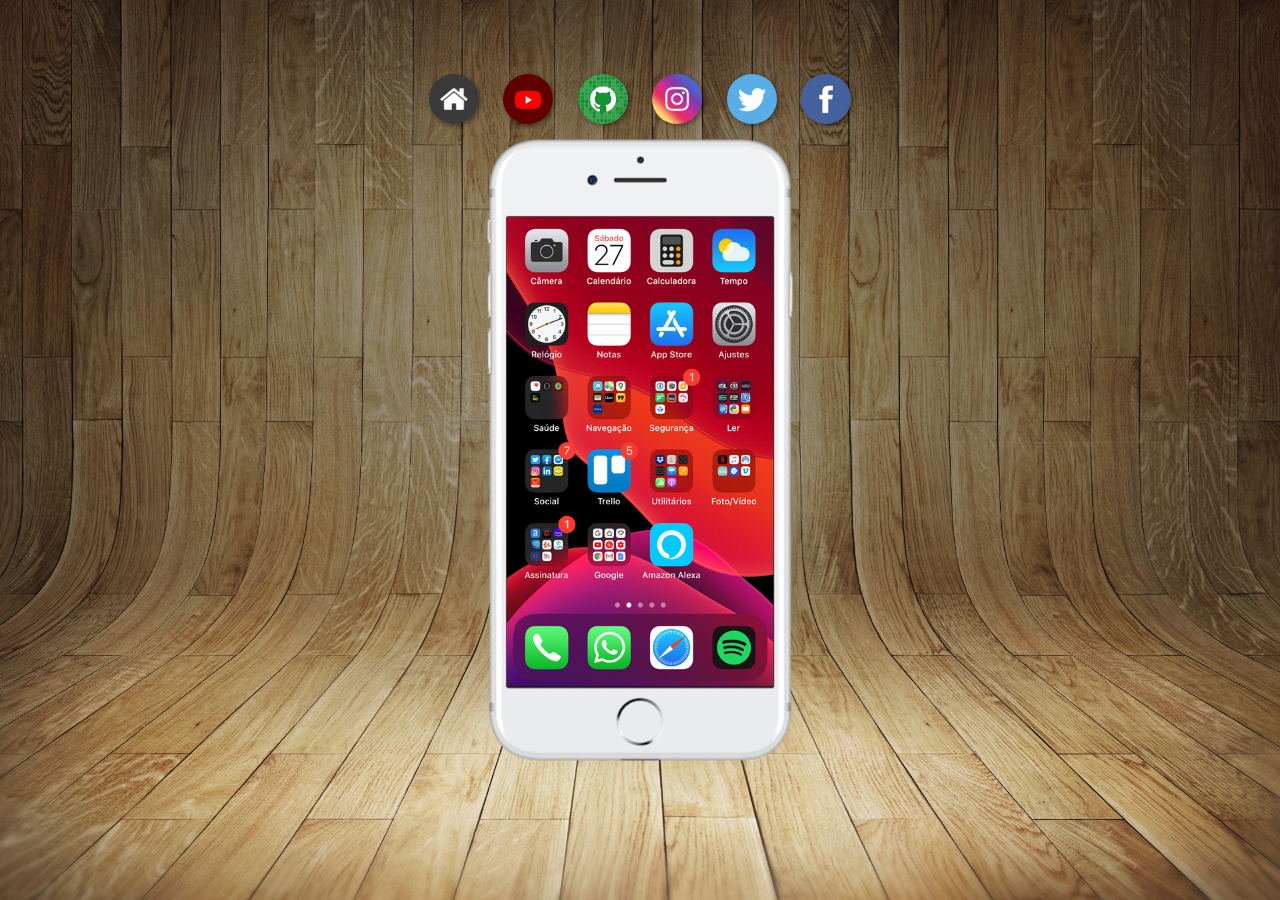
<file: index.html>
<!DOCTYPE html>
<html lang="pt-br">
<head>
    <meta charset="UTF-8">
    <meta name="viewport" content="width=device-width, initial-scale=1.0">
    <title>Projeto Redes Sociais</title>
    <link rel="shortcut icon" href="favicon.ico" type="image/x-icon">
    <link rel="stylesheet" href="estilos/style.css">
</head>
<body>
   <main>
    <section id="smartphone">
        <iframe name="tela" id="tela" src="home.html" frameborder="0">
            Seu navegador não é compatível!
        </iframe>
    </section>
    <section id="redes-sociais">
        <a href="home.html" target="tela"><img src="imagens/logo-home.jpg" alt="Home"></a>

        <a href="youtube.html" target="tela"><img src="imagens/logo-youtube.jpg" alt="logo-youtube"></a>

        <a href="github.html" target="tela"><img src="imagens/logo-github.jpg" alt="github"></a>

        <a href="instagram.html" target="tela"><img src="imagens/logo-instagram.jpg" alt="instagram"></a>

        <a href="twitter.html" target="tela"><img src="imagens/logo-twitter.jpg" alt="twitter"></a>
        
        <a href="facebook.html" target="tela"><img src="imagens/logo-facebook.jpg" alt="fecebook"></a>
    </section>
   </main>
</body>
</html>
</file>
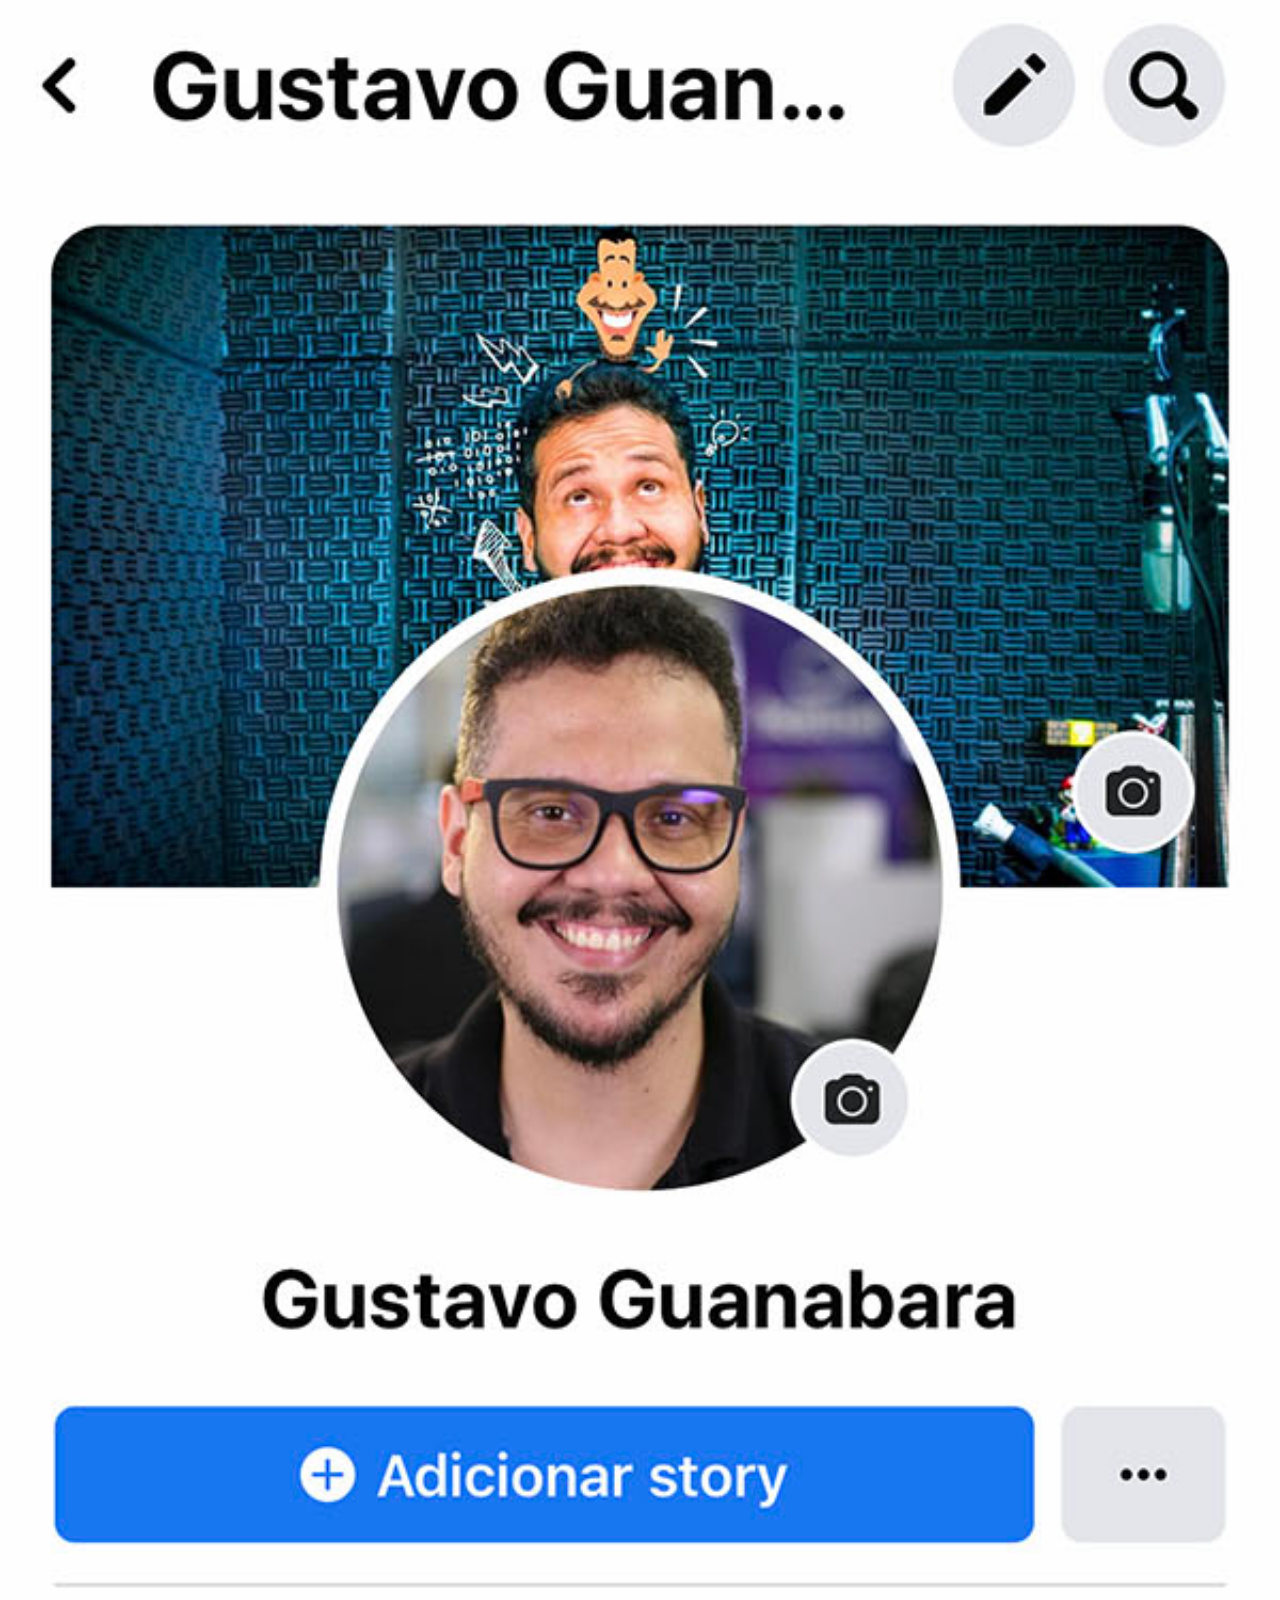
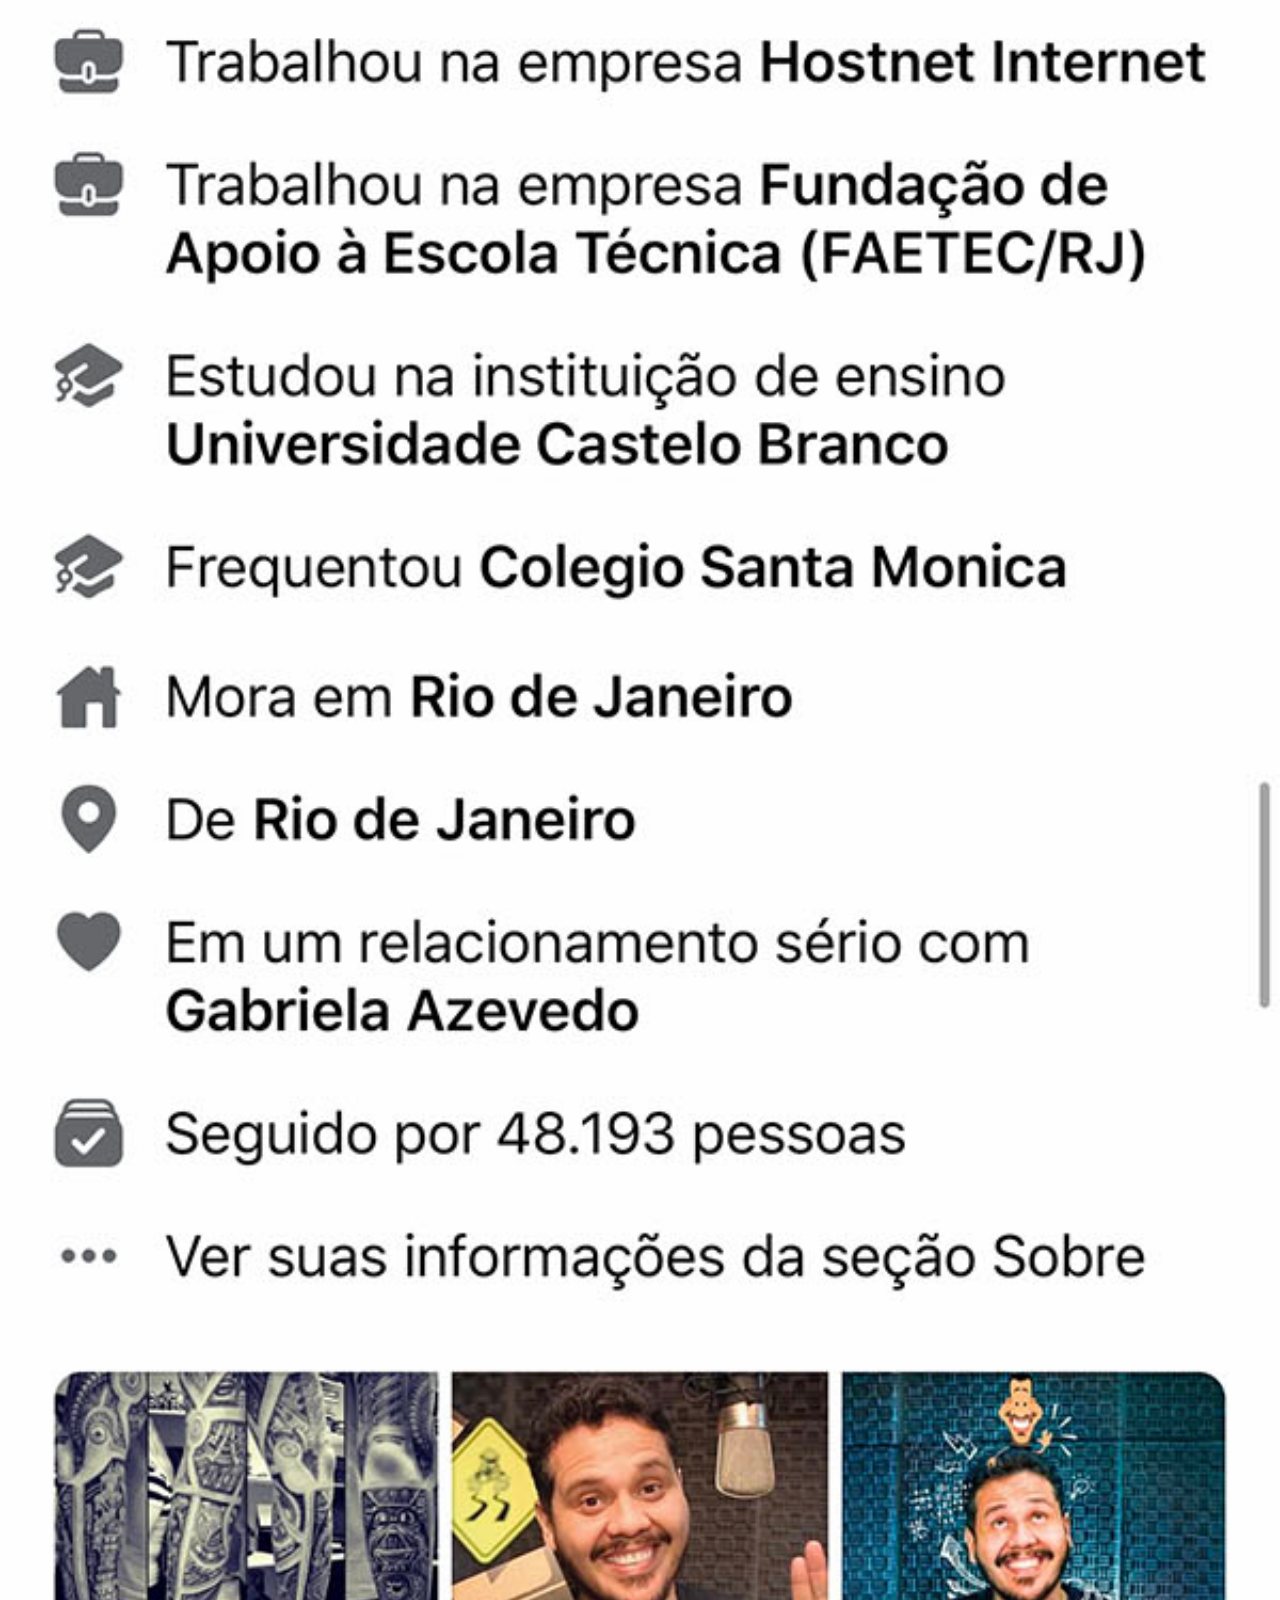
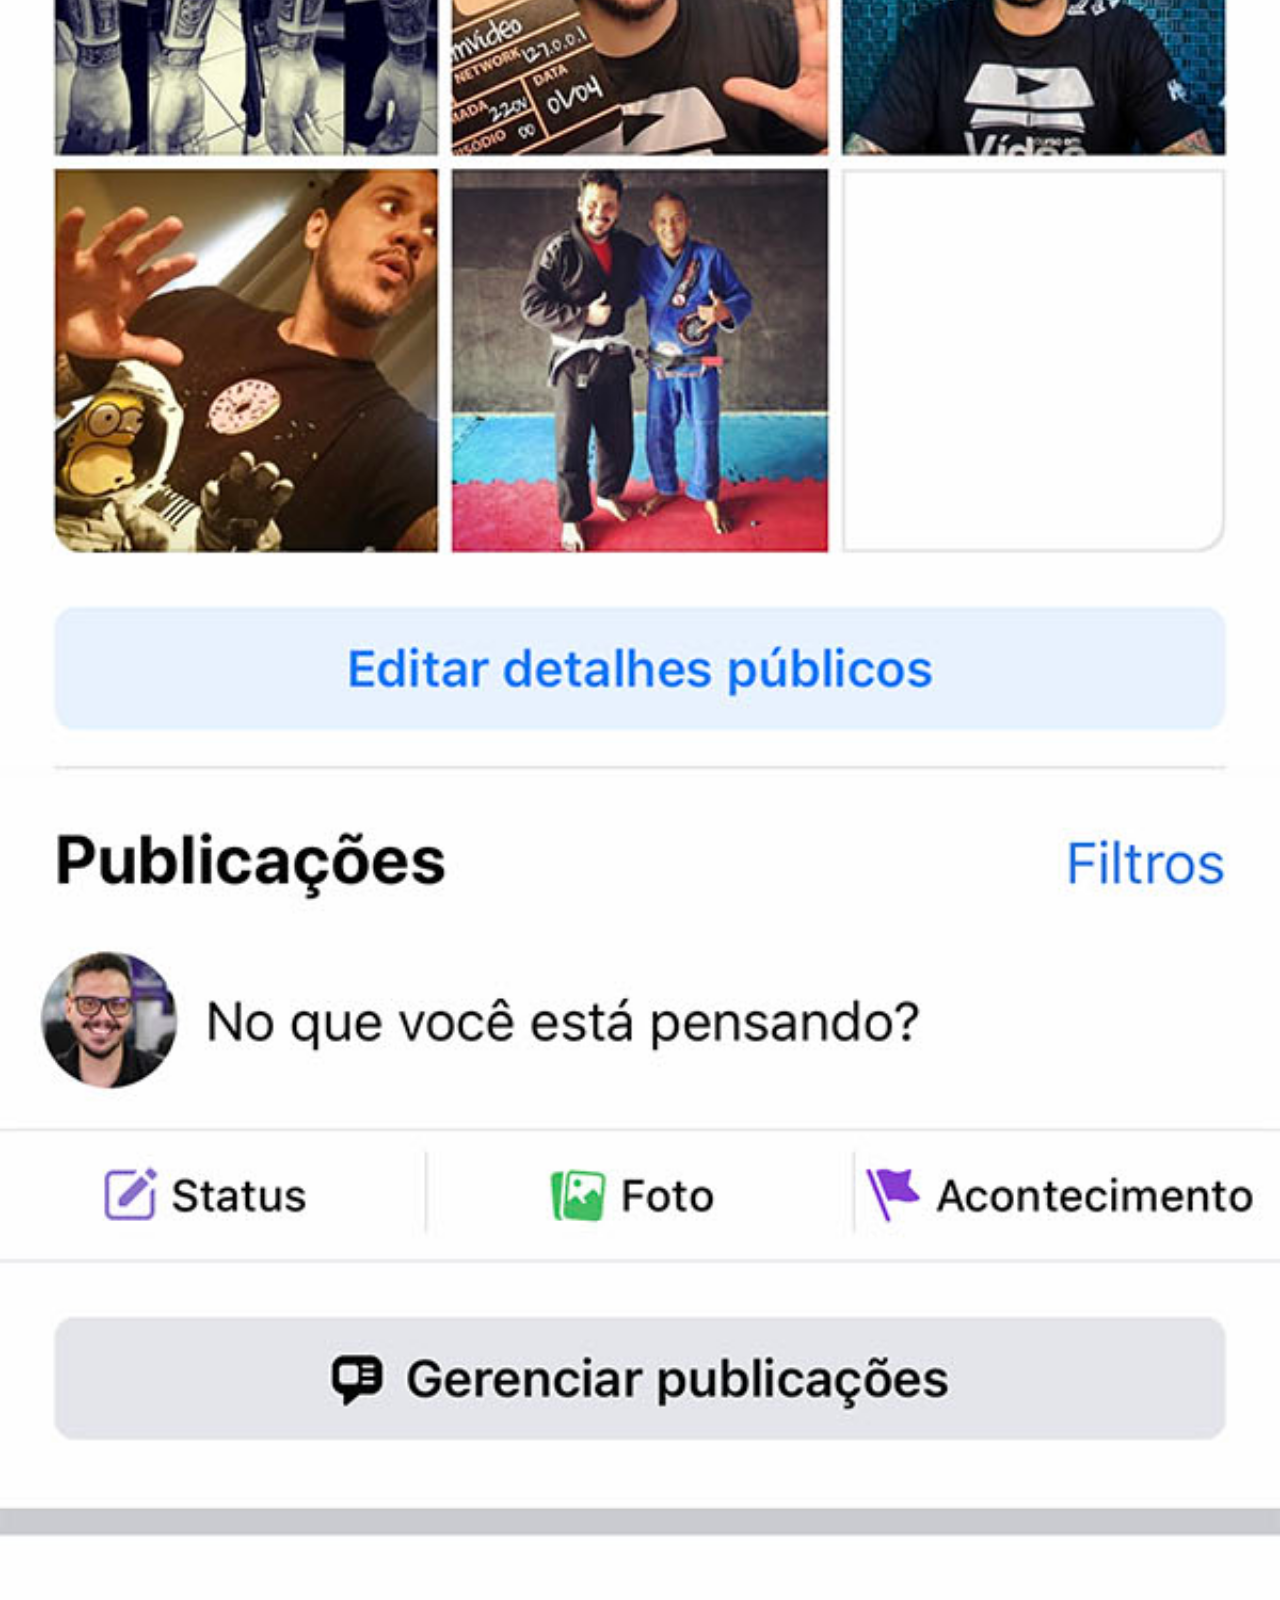
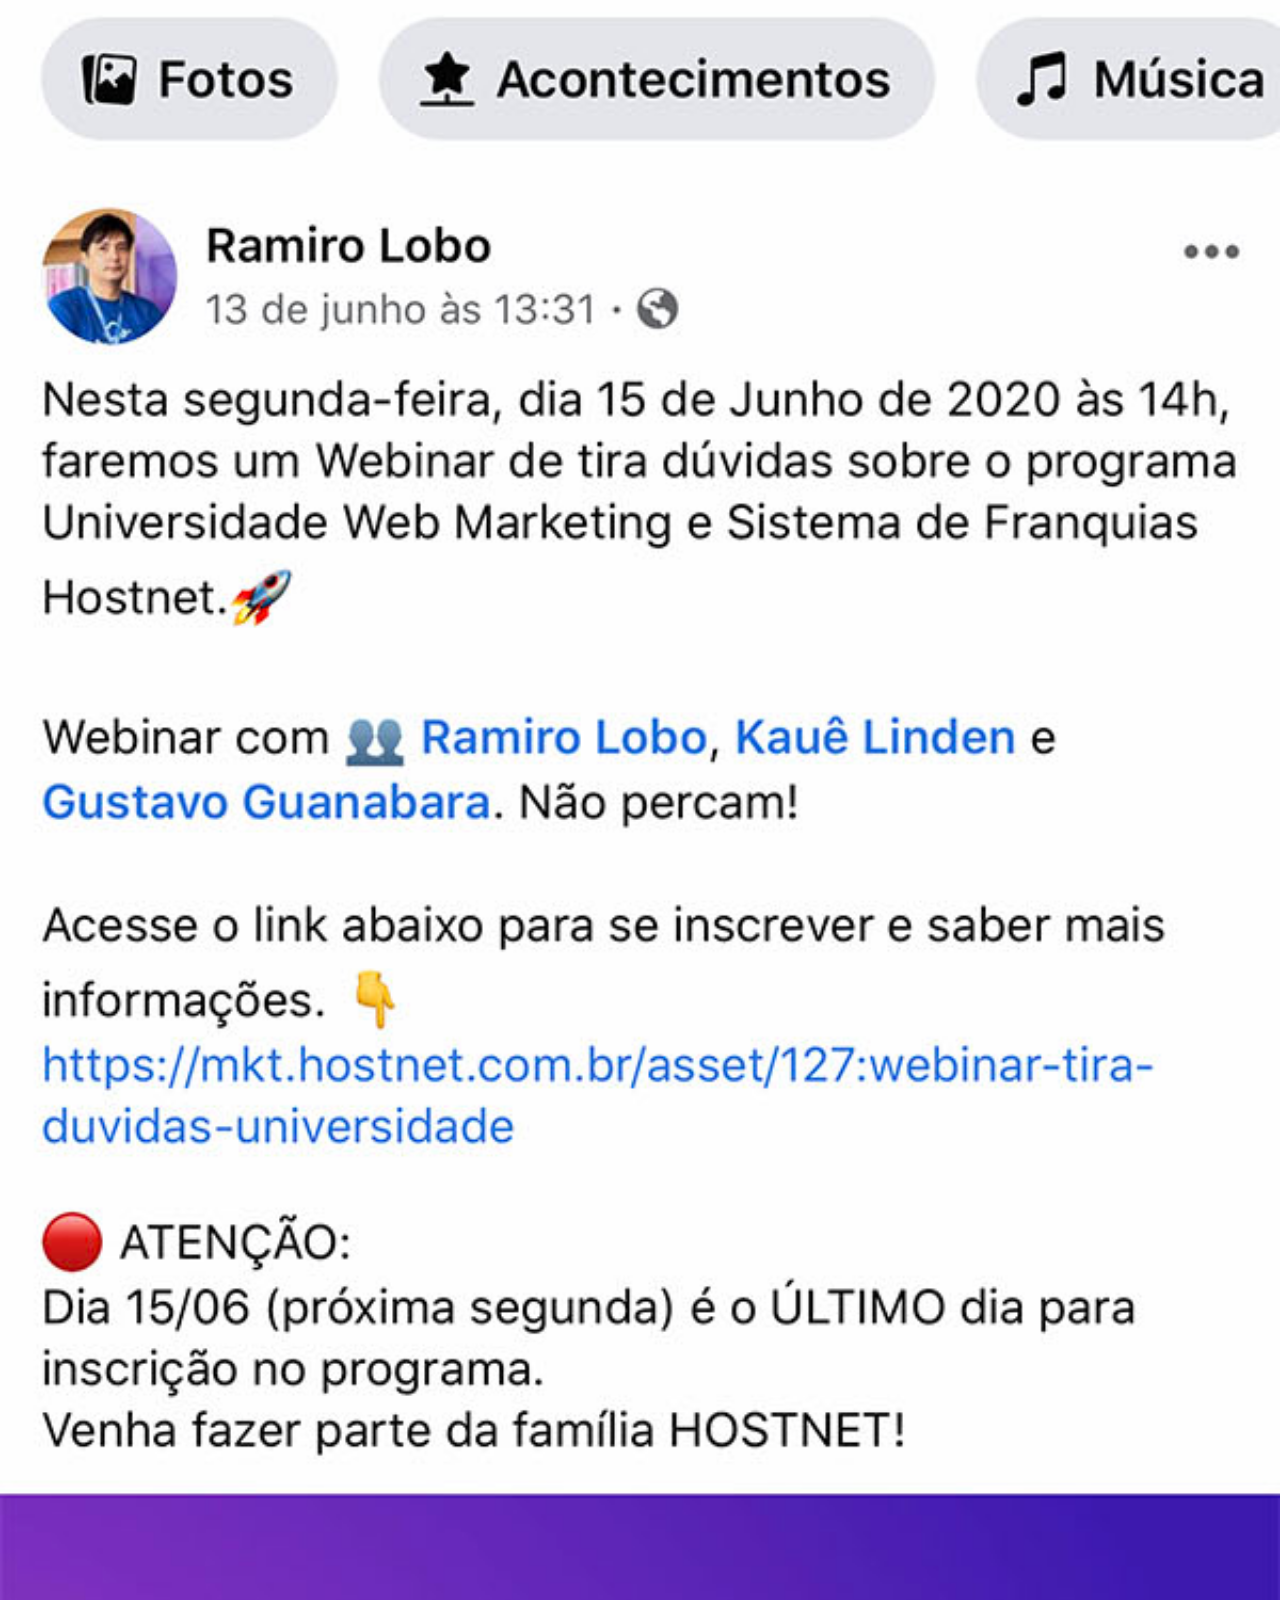
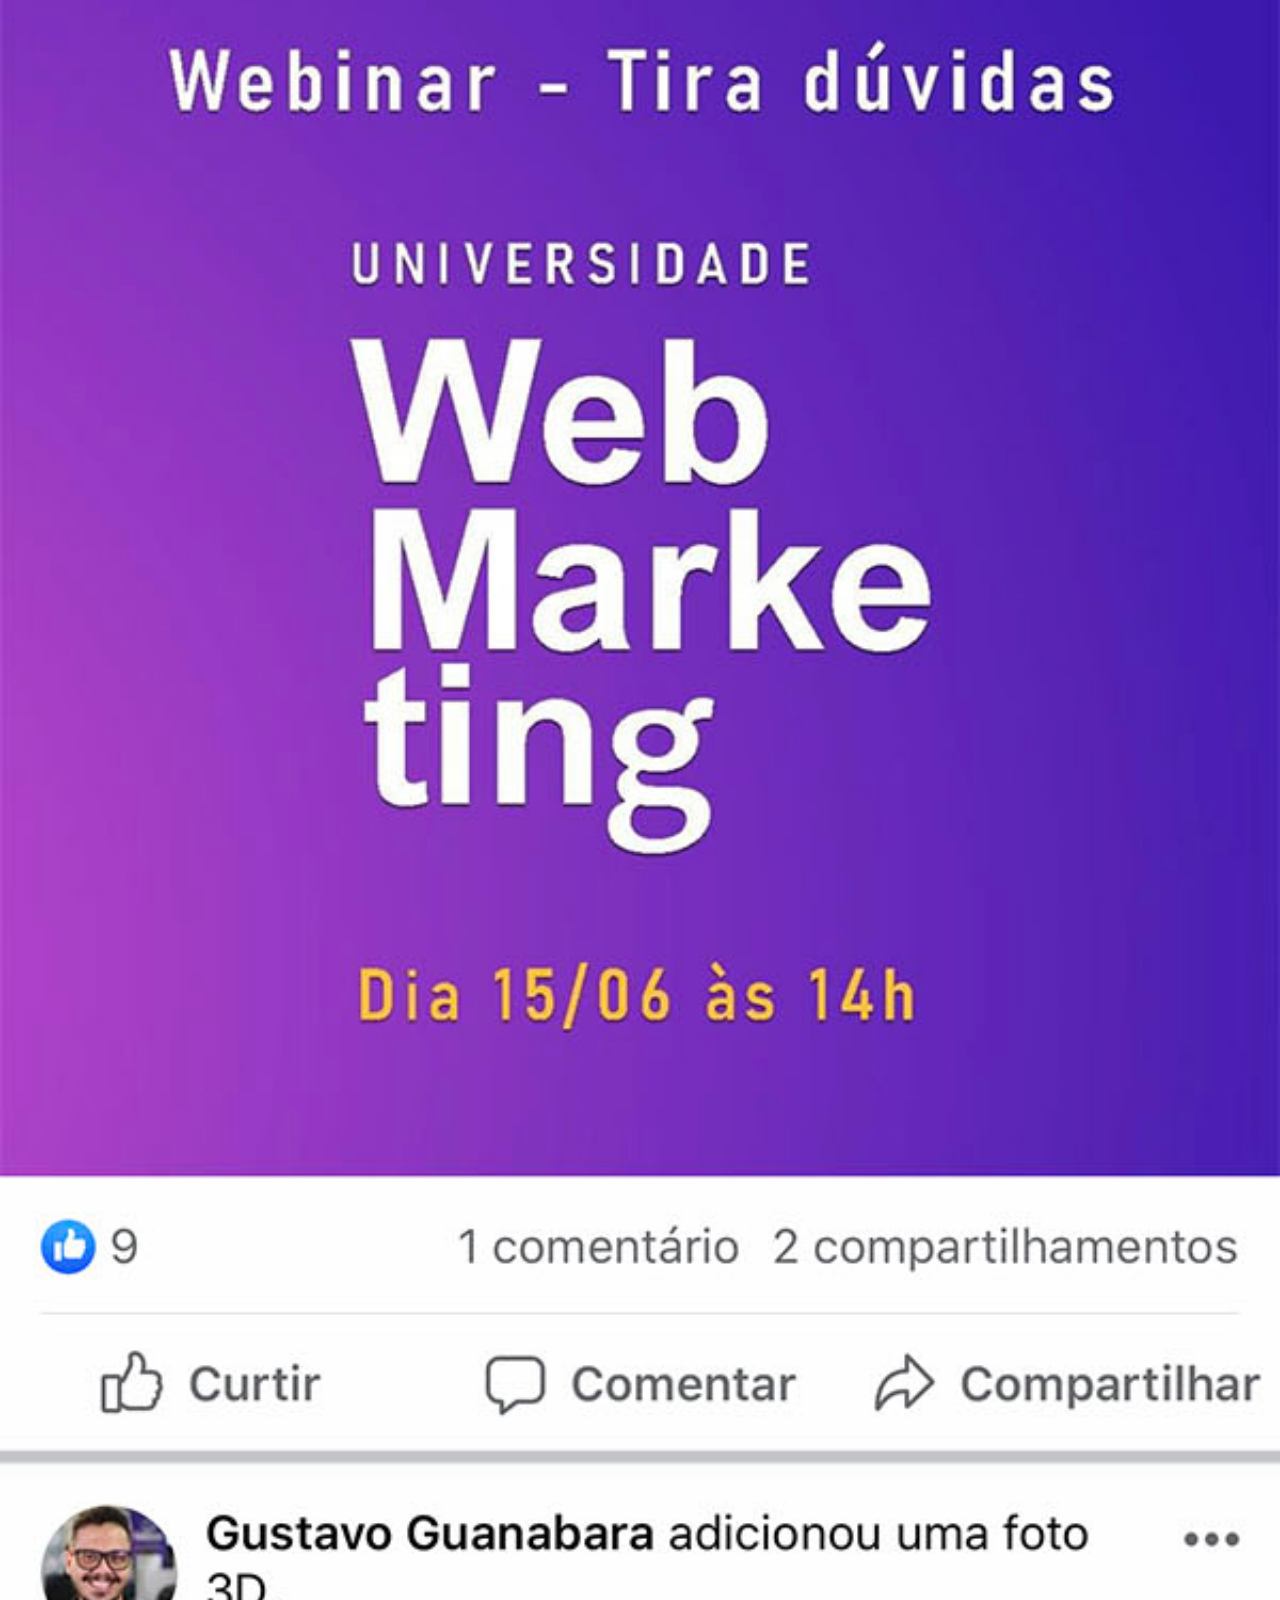
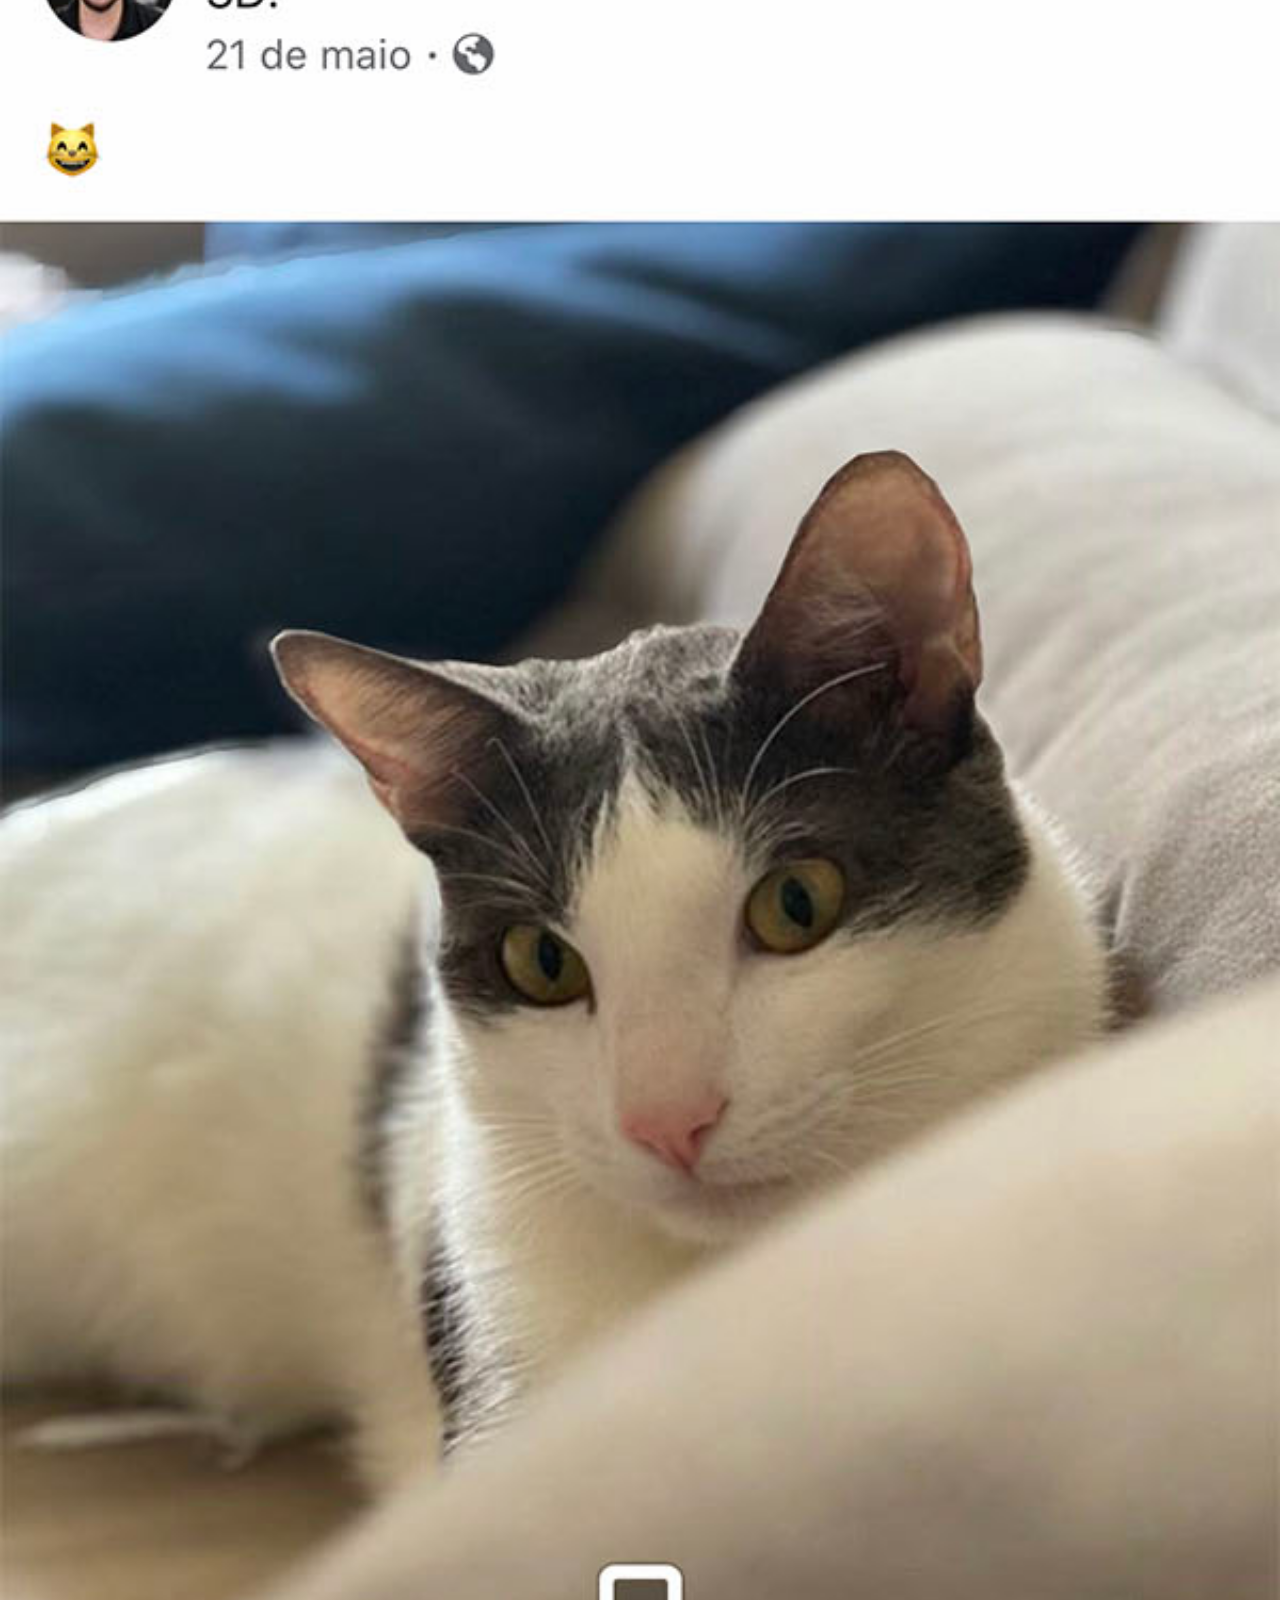
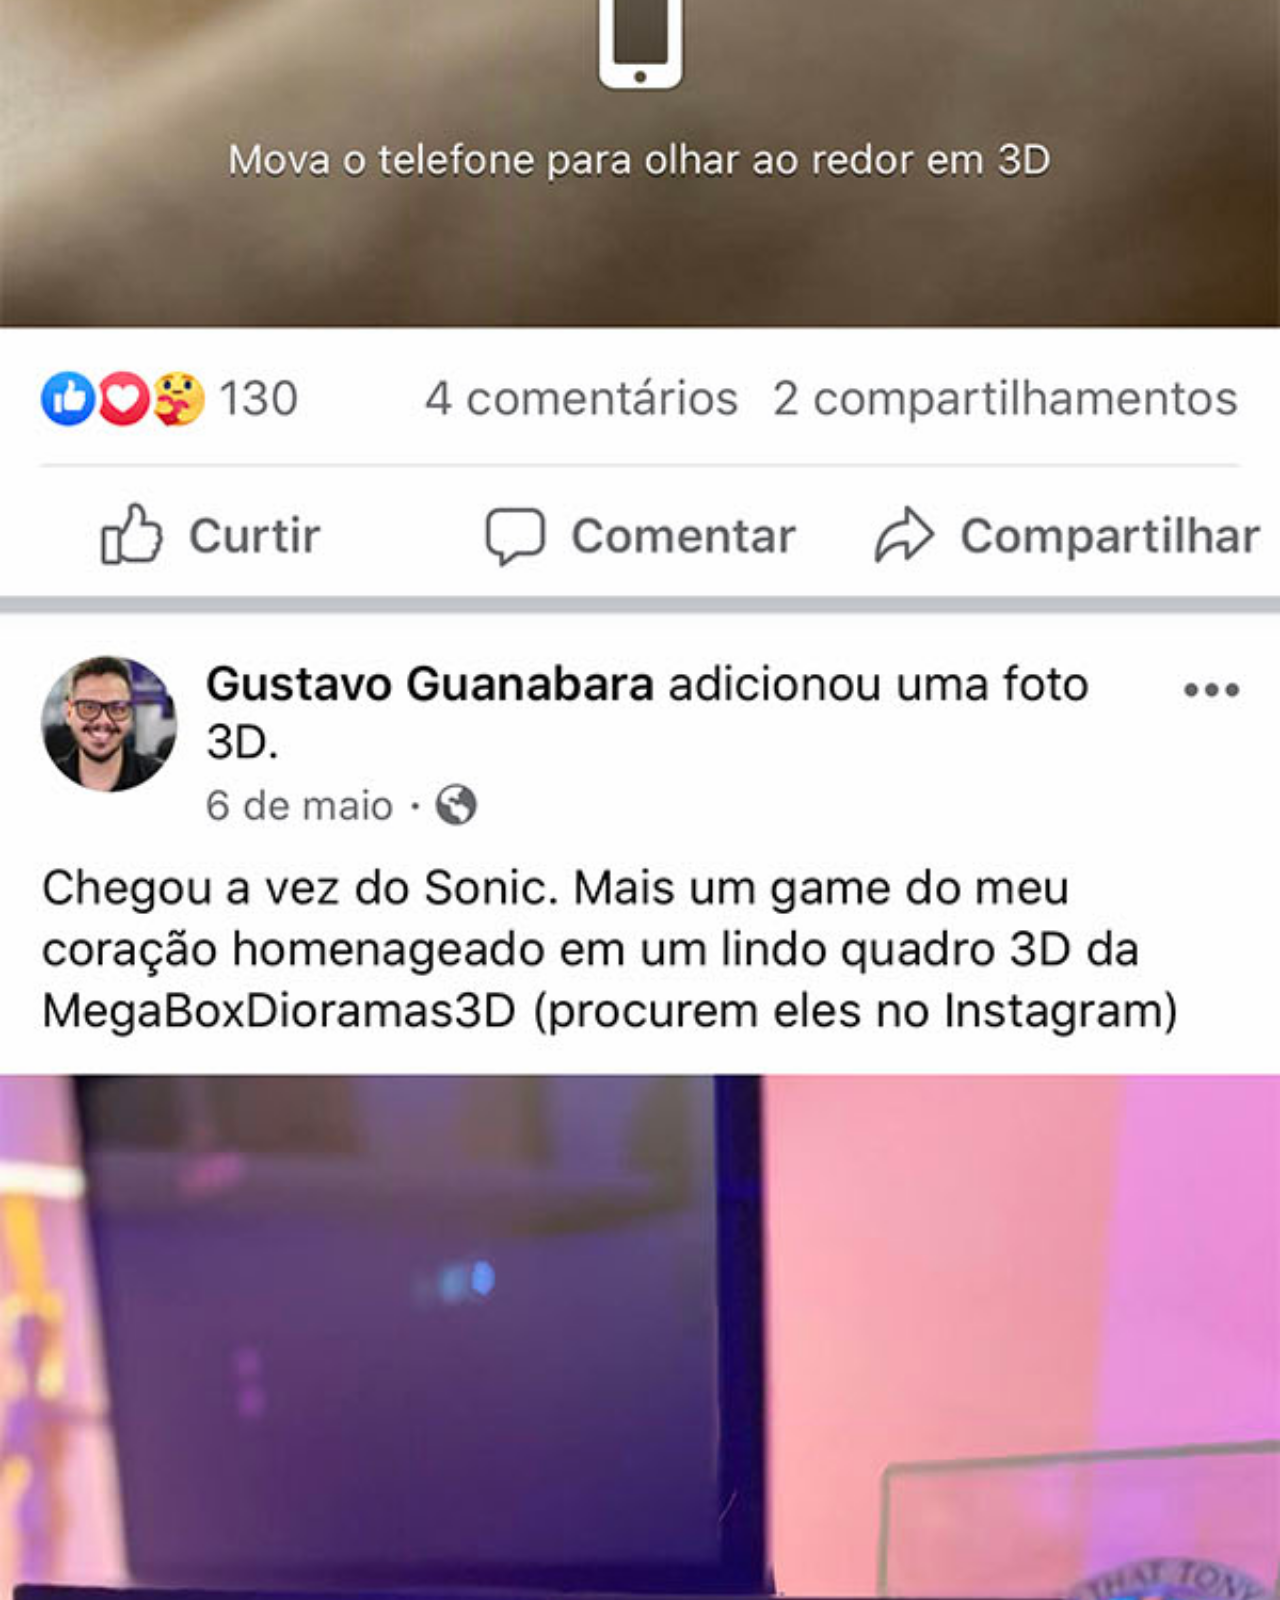
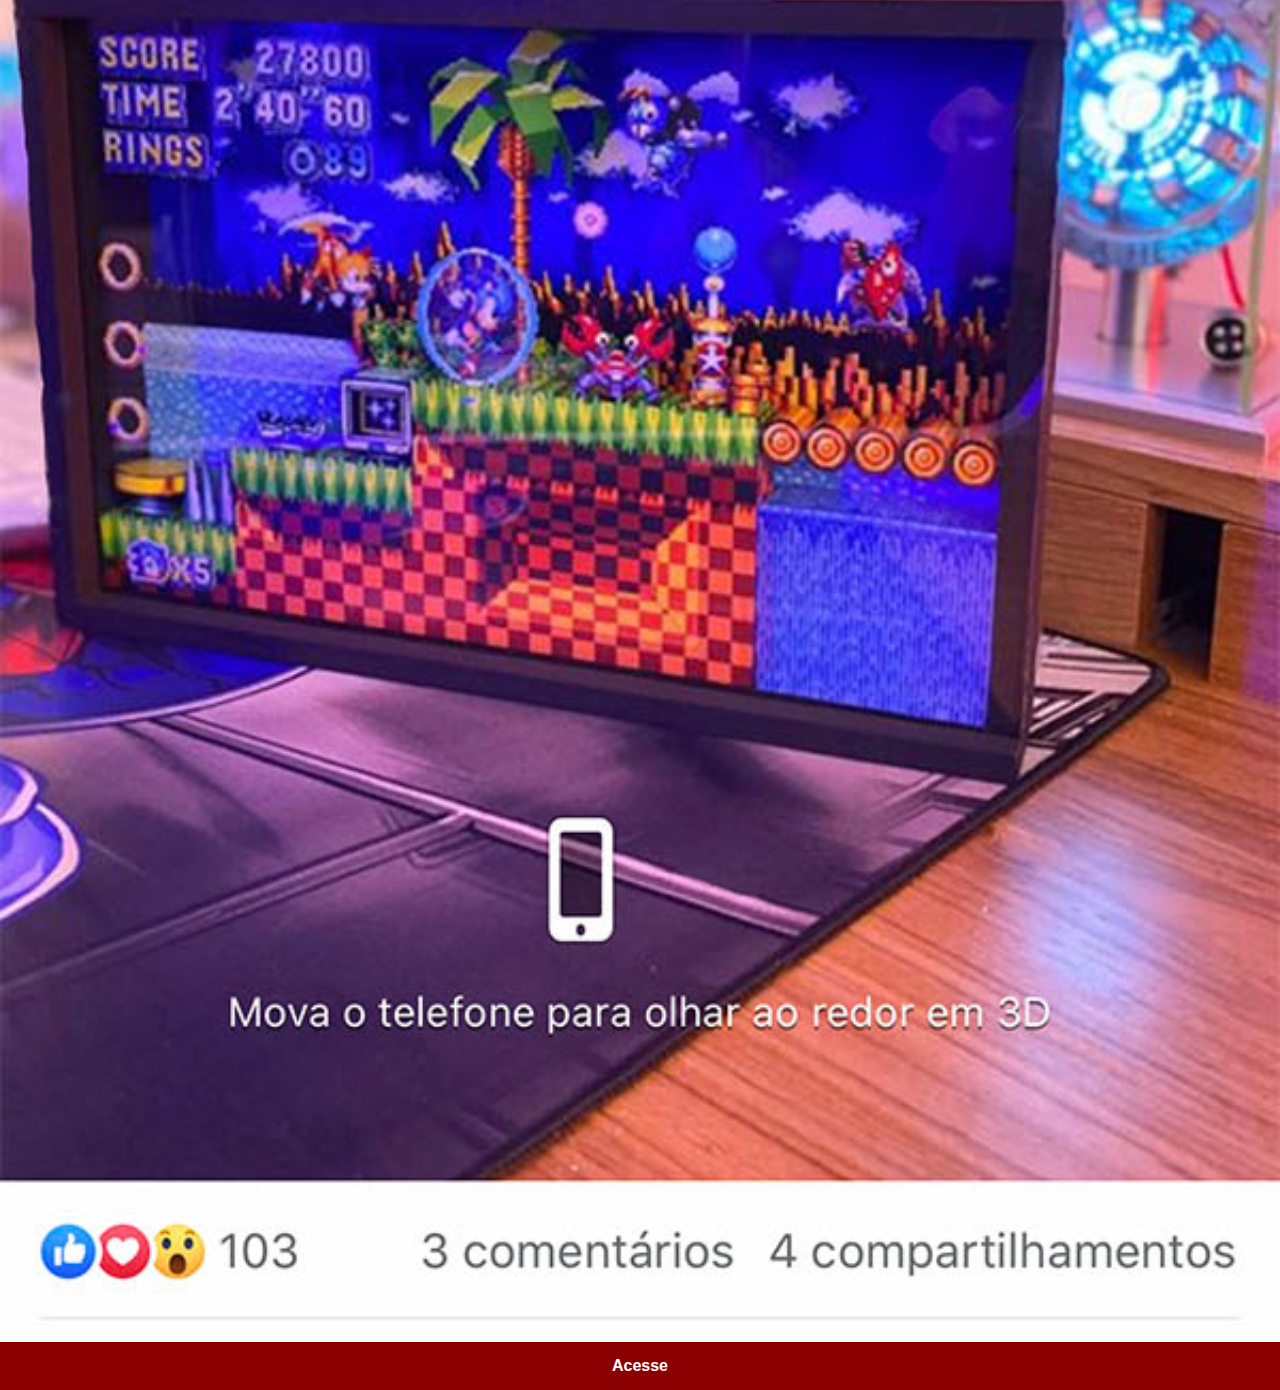
<file: facebook.html>
<!DOCTYPE html>
<html lang="pt-br">
<head>
    <meta charset="UTF-8">
    <meta name="viewport" content="width=device-width, initial-scale=1.0">
    <title>Facebook</title>
    <link rel="stylesheet" href="estilos/social.css">
</head>
<body>
    <img src="imagens/tela-facebook.jpg" alt="facebook">
    <a href="https://facebook.com" target="_blank">Acesse</a>
</body>
</html>
</file>
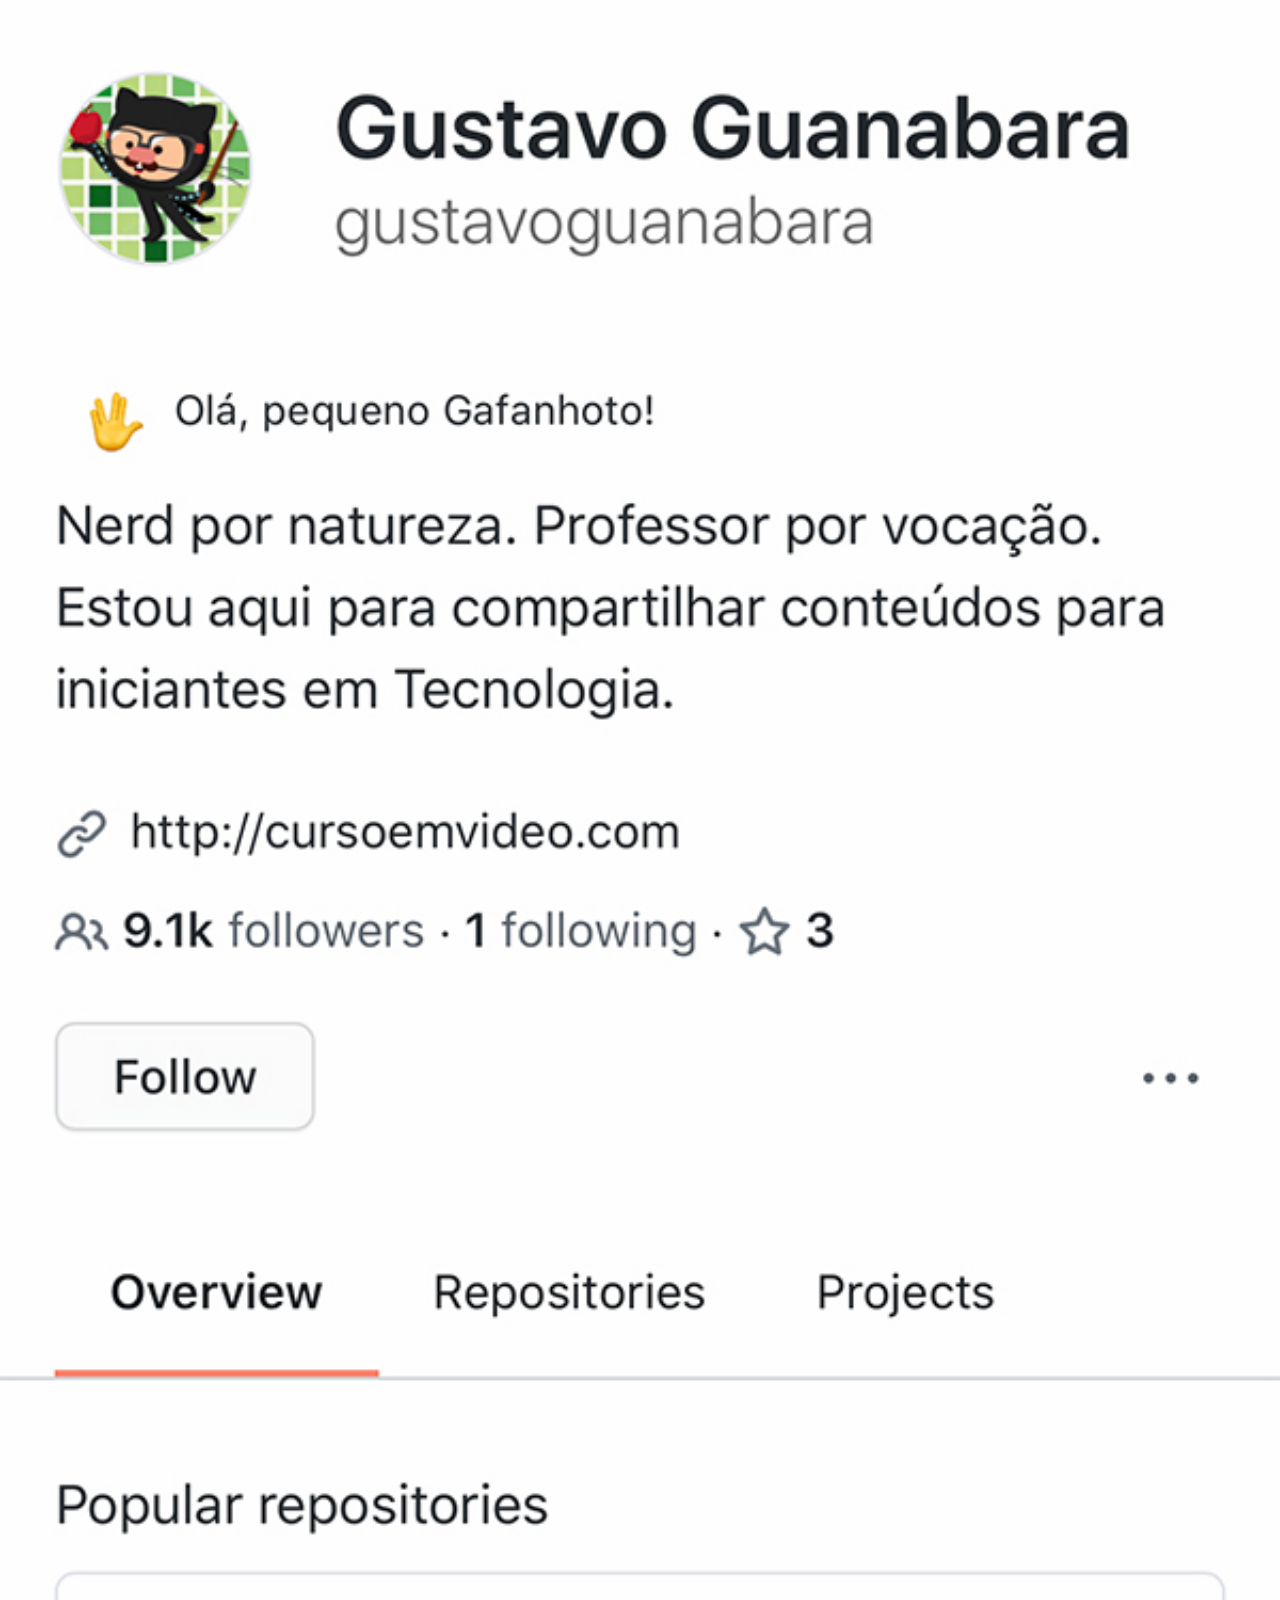
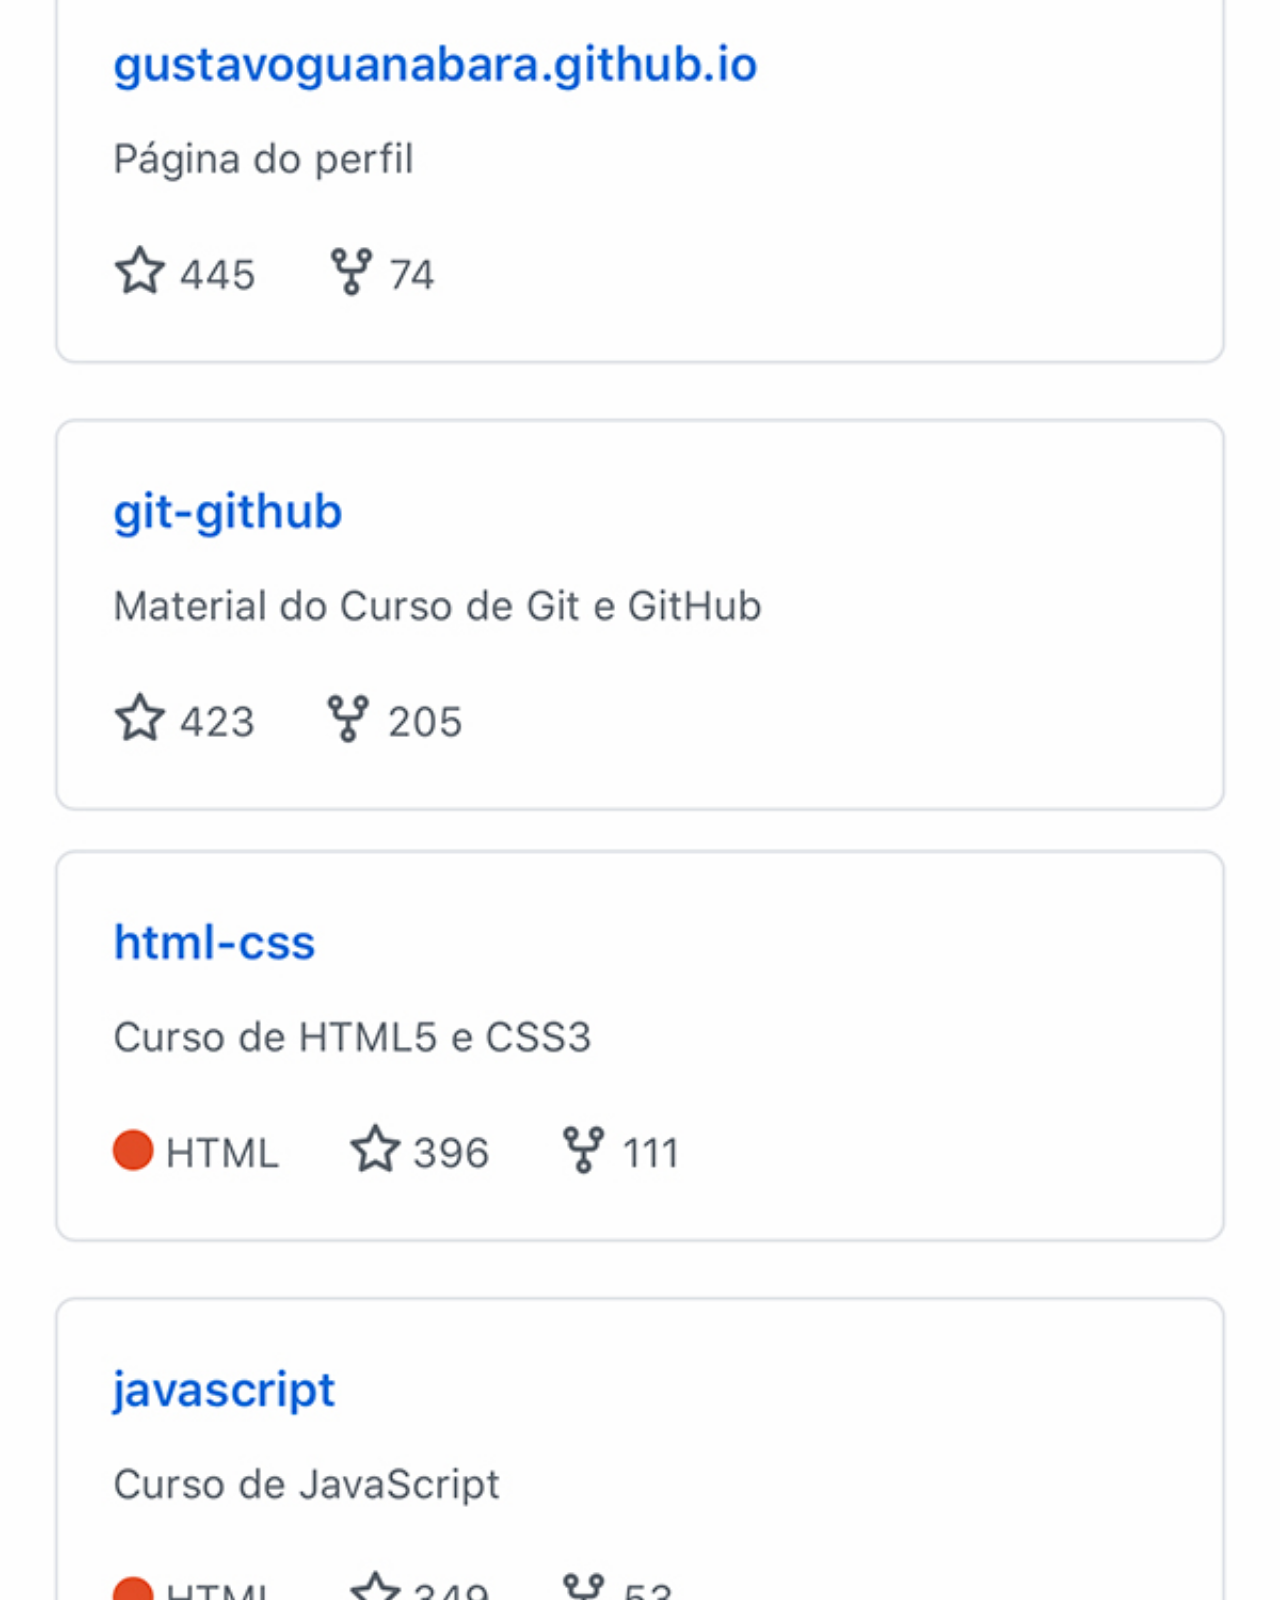
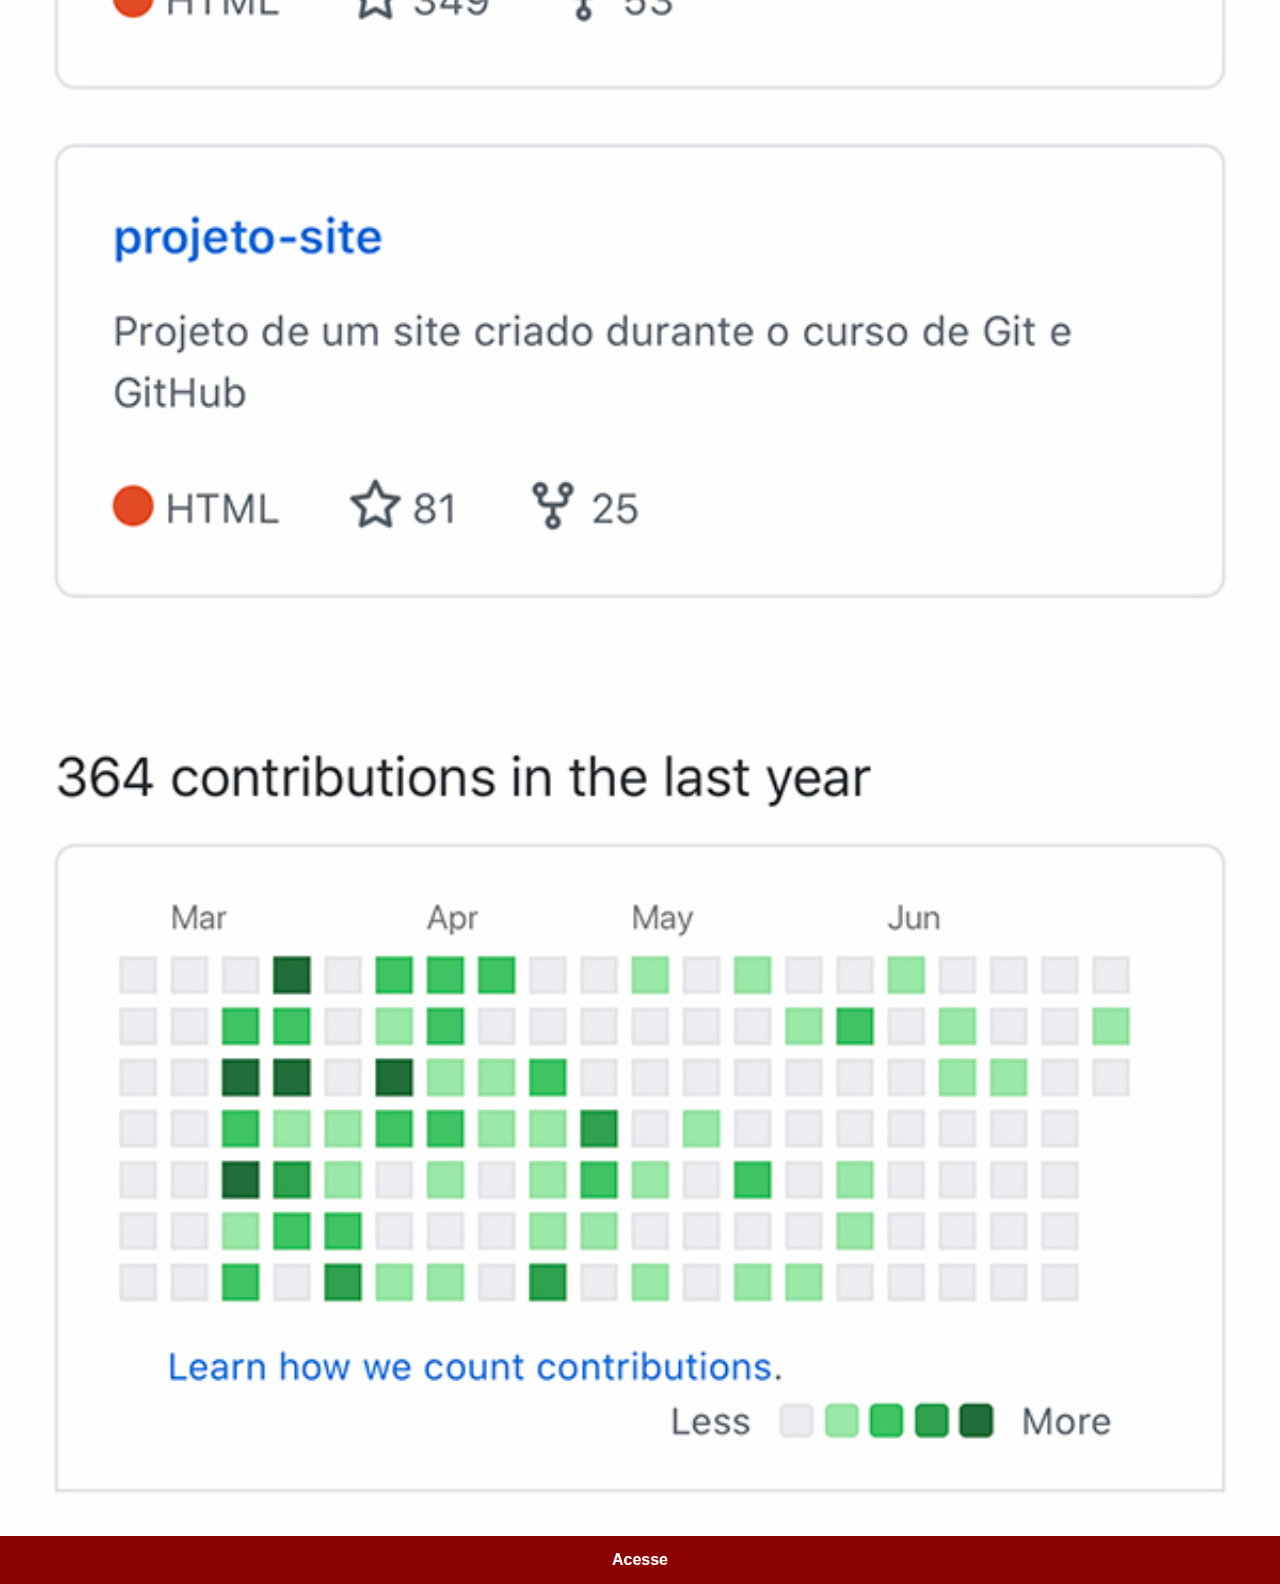
<file: github.html>
<!DOCTYPE html>
<html lang="pt-br">
<head>
    <meta charset="UTF-8">
    <meta name="viewport" content="width=device-width, initial-scale=1.0">
    <title>GitHub</title>
    <link rel="stylesheet" href="estilos/social.css".css">
</head>
<body>
    <img src="imagens/tela-github.jpg" alt="GitHub">
    <a href="https://github.com" target="_blank">Acesse</a>
</body>
</html>
</file>
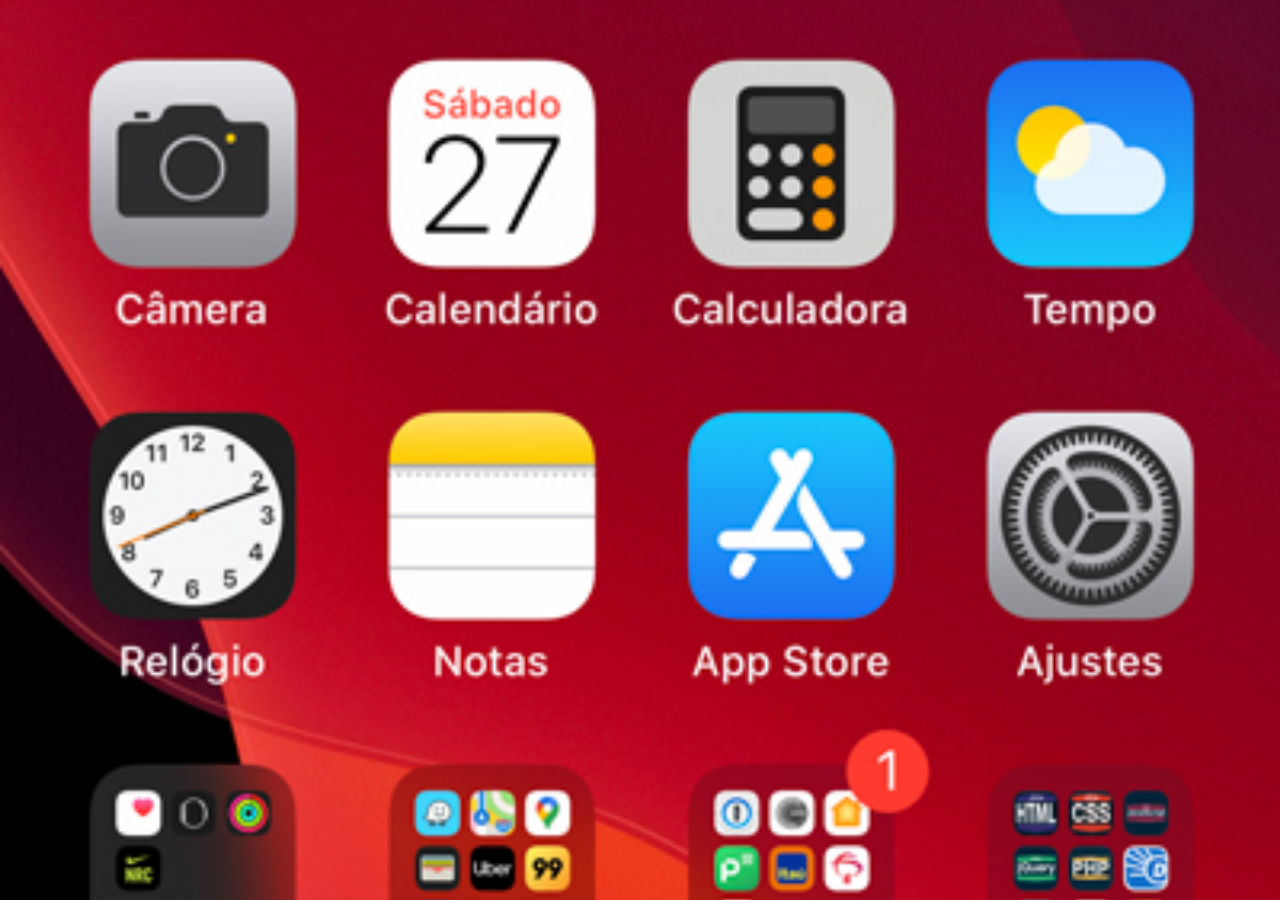
<file: home.html>
<!DOCTYPE html>
<html lang="pt-br">
<head>
    <meta charset="UTF-8">
    <meta name="viewport" content="width=device-width, initial-scale=1.0">
    <title>Home</title>
    <style>
        * {
            margin: 0px;
            padding: 0px;
        }

        body {
            width: 100vw;
            height: 100vh;
            background: black url('imagens/tela-home.jpg') no-repeat top center;
            background-size: cover;
        }
    </style>
</head>
<body>
    
</body>
</html>
</file>
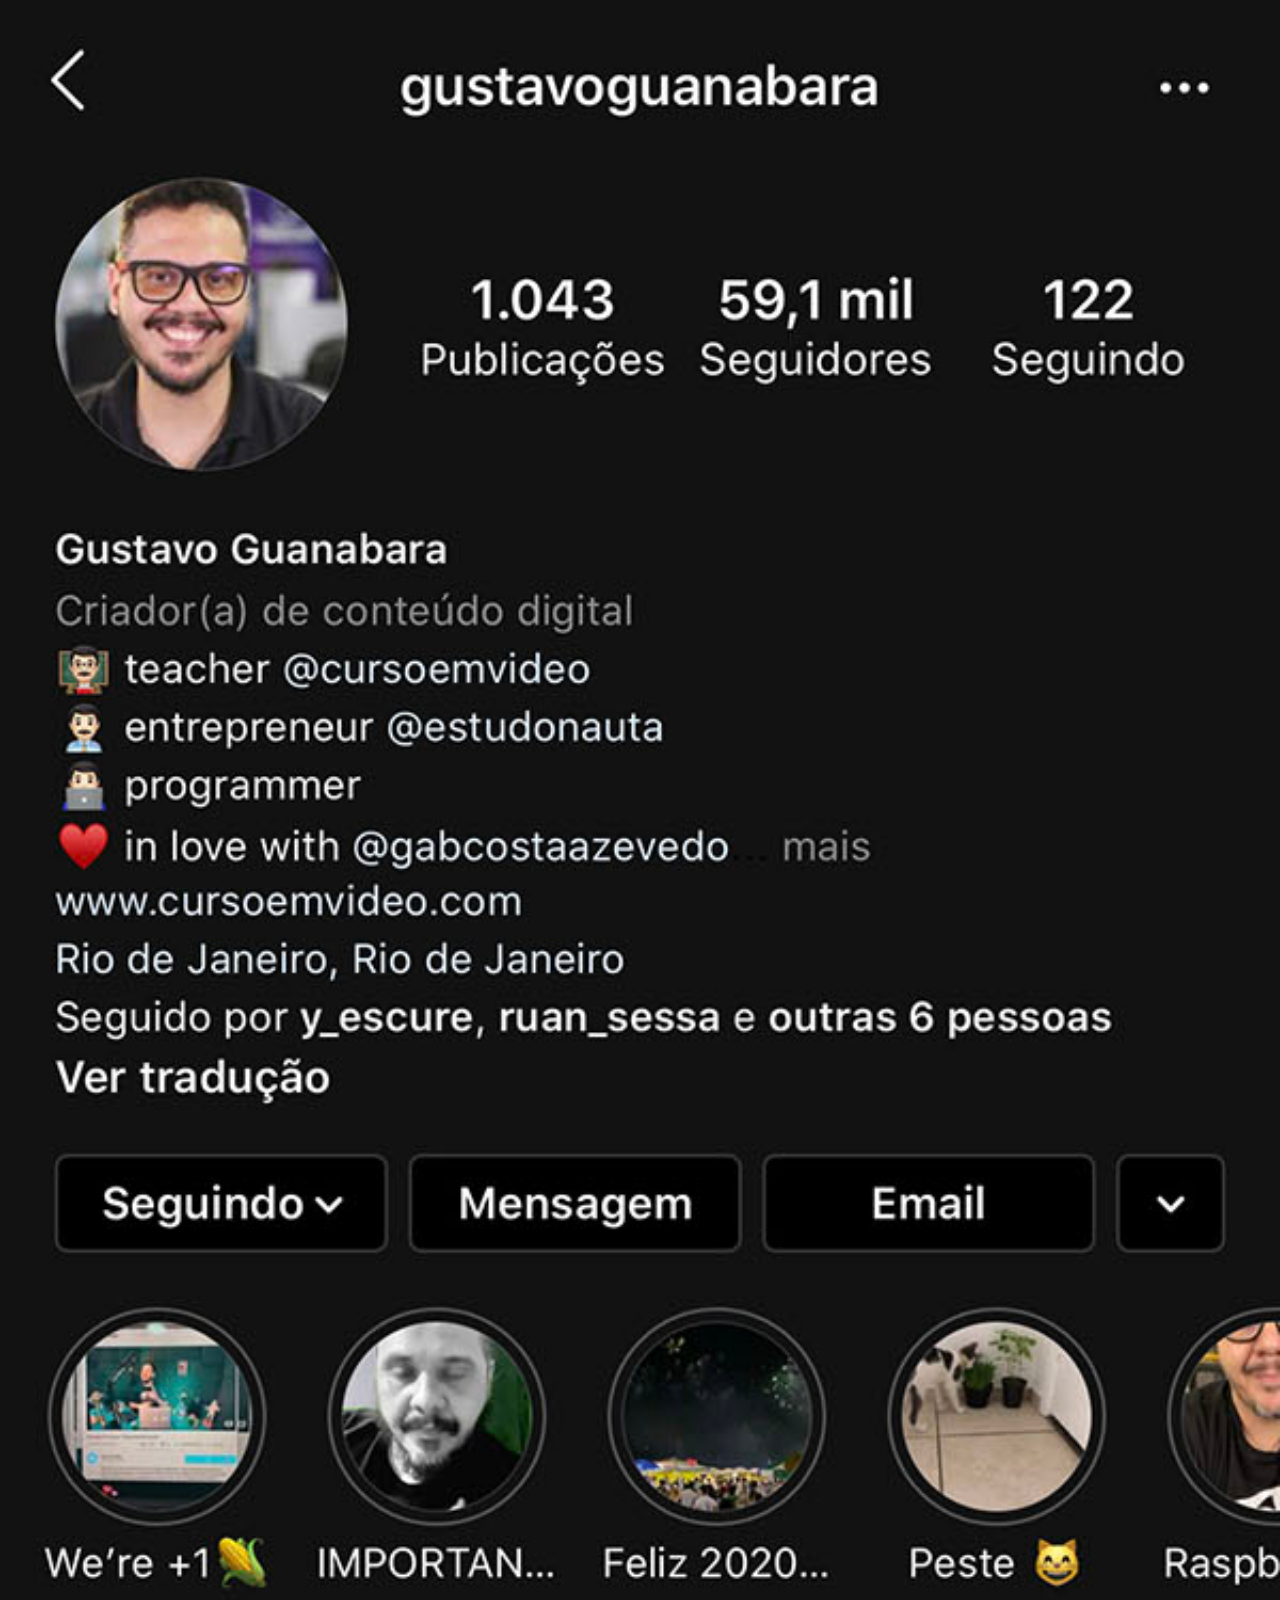
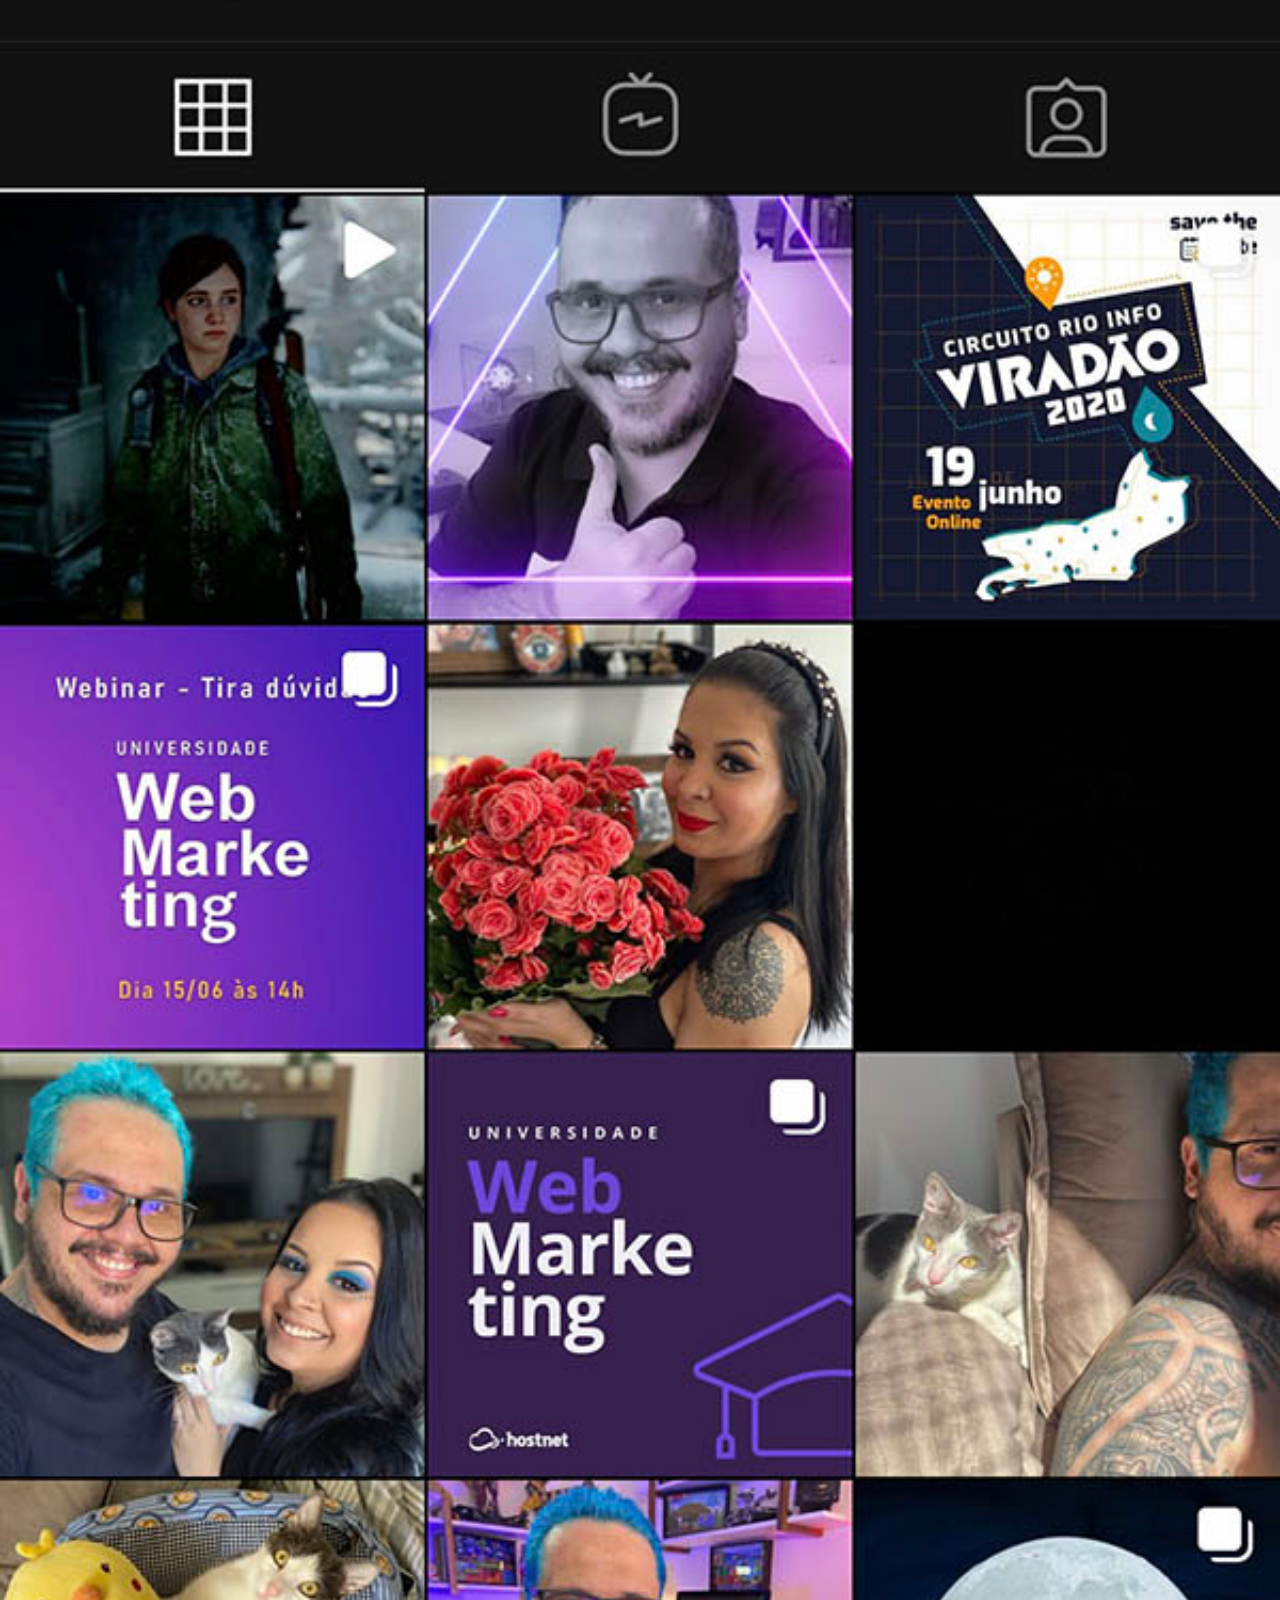
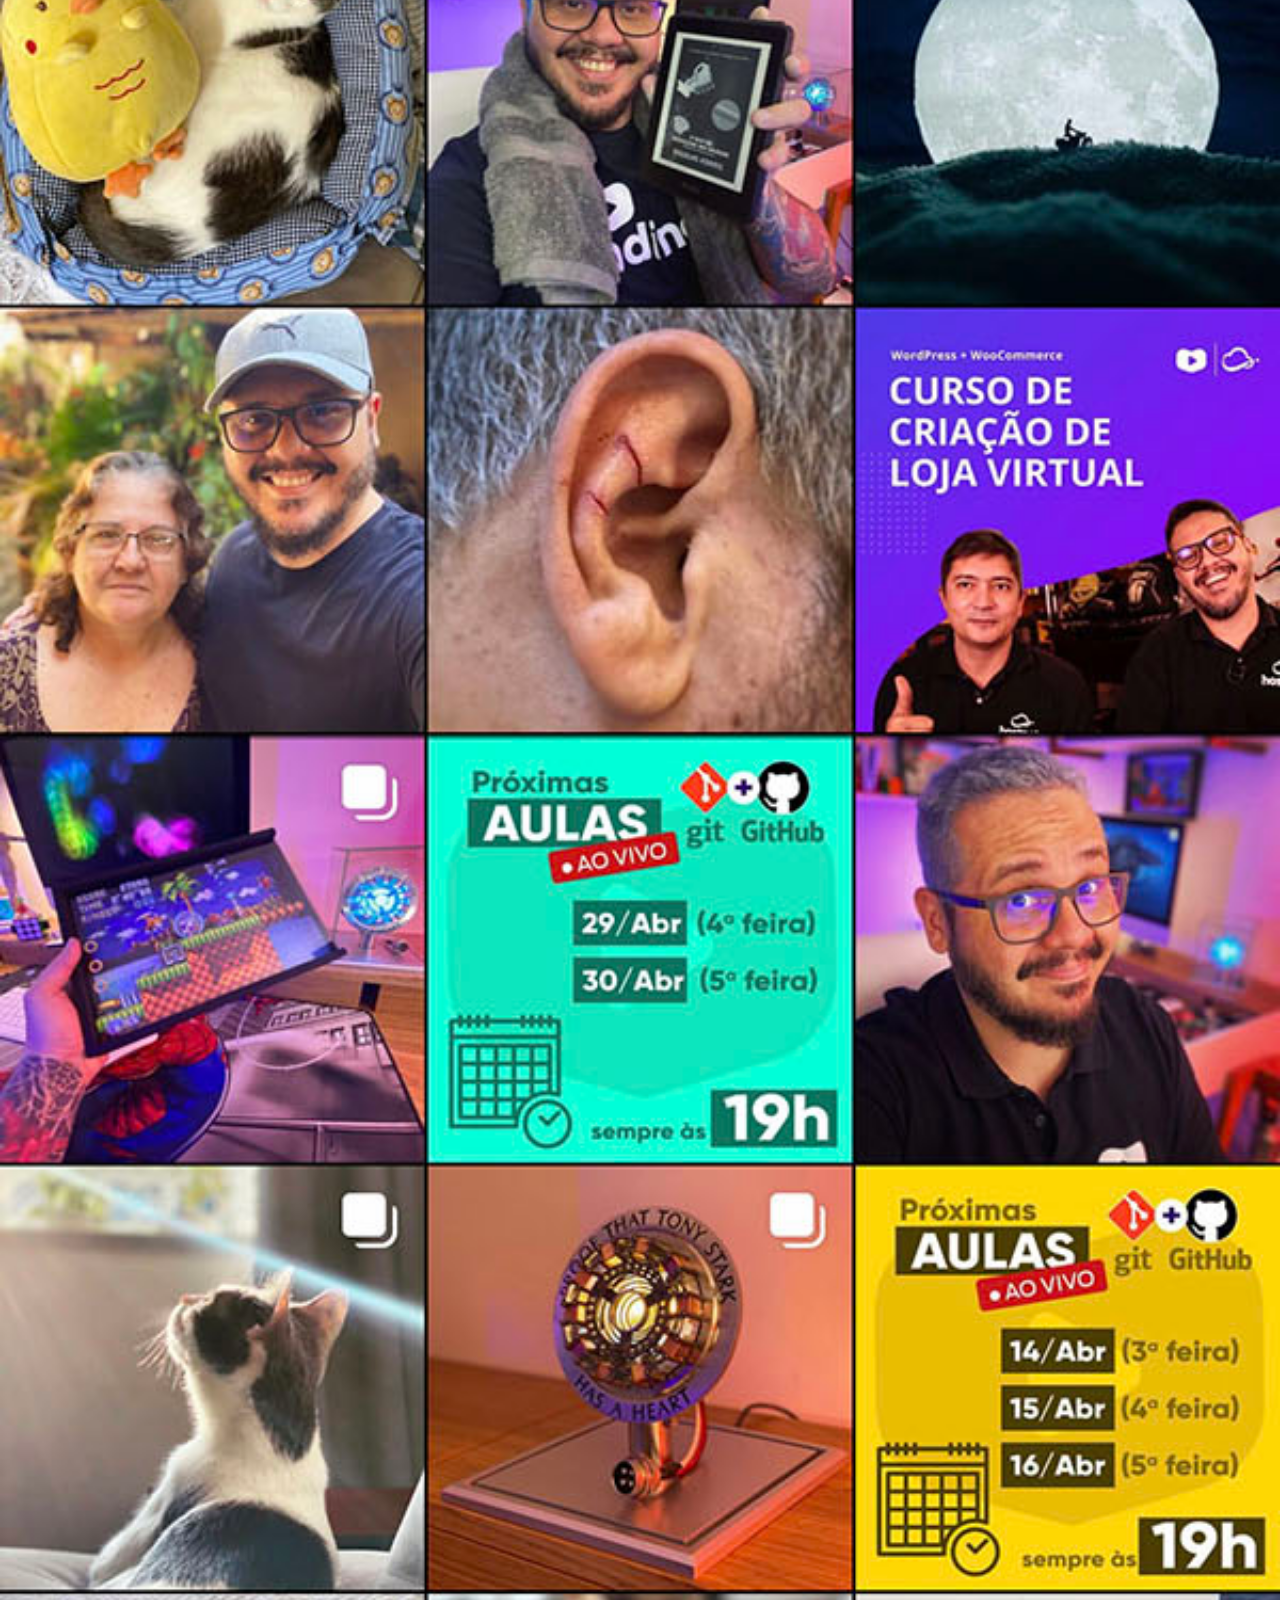
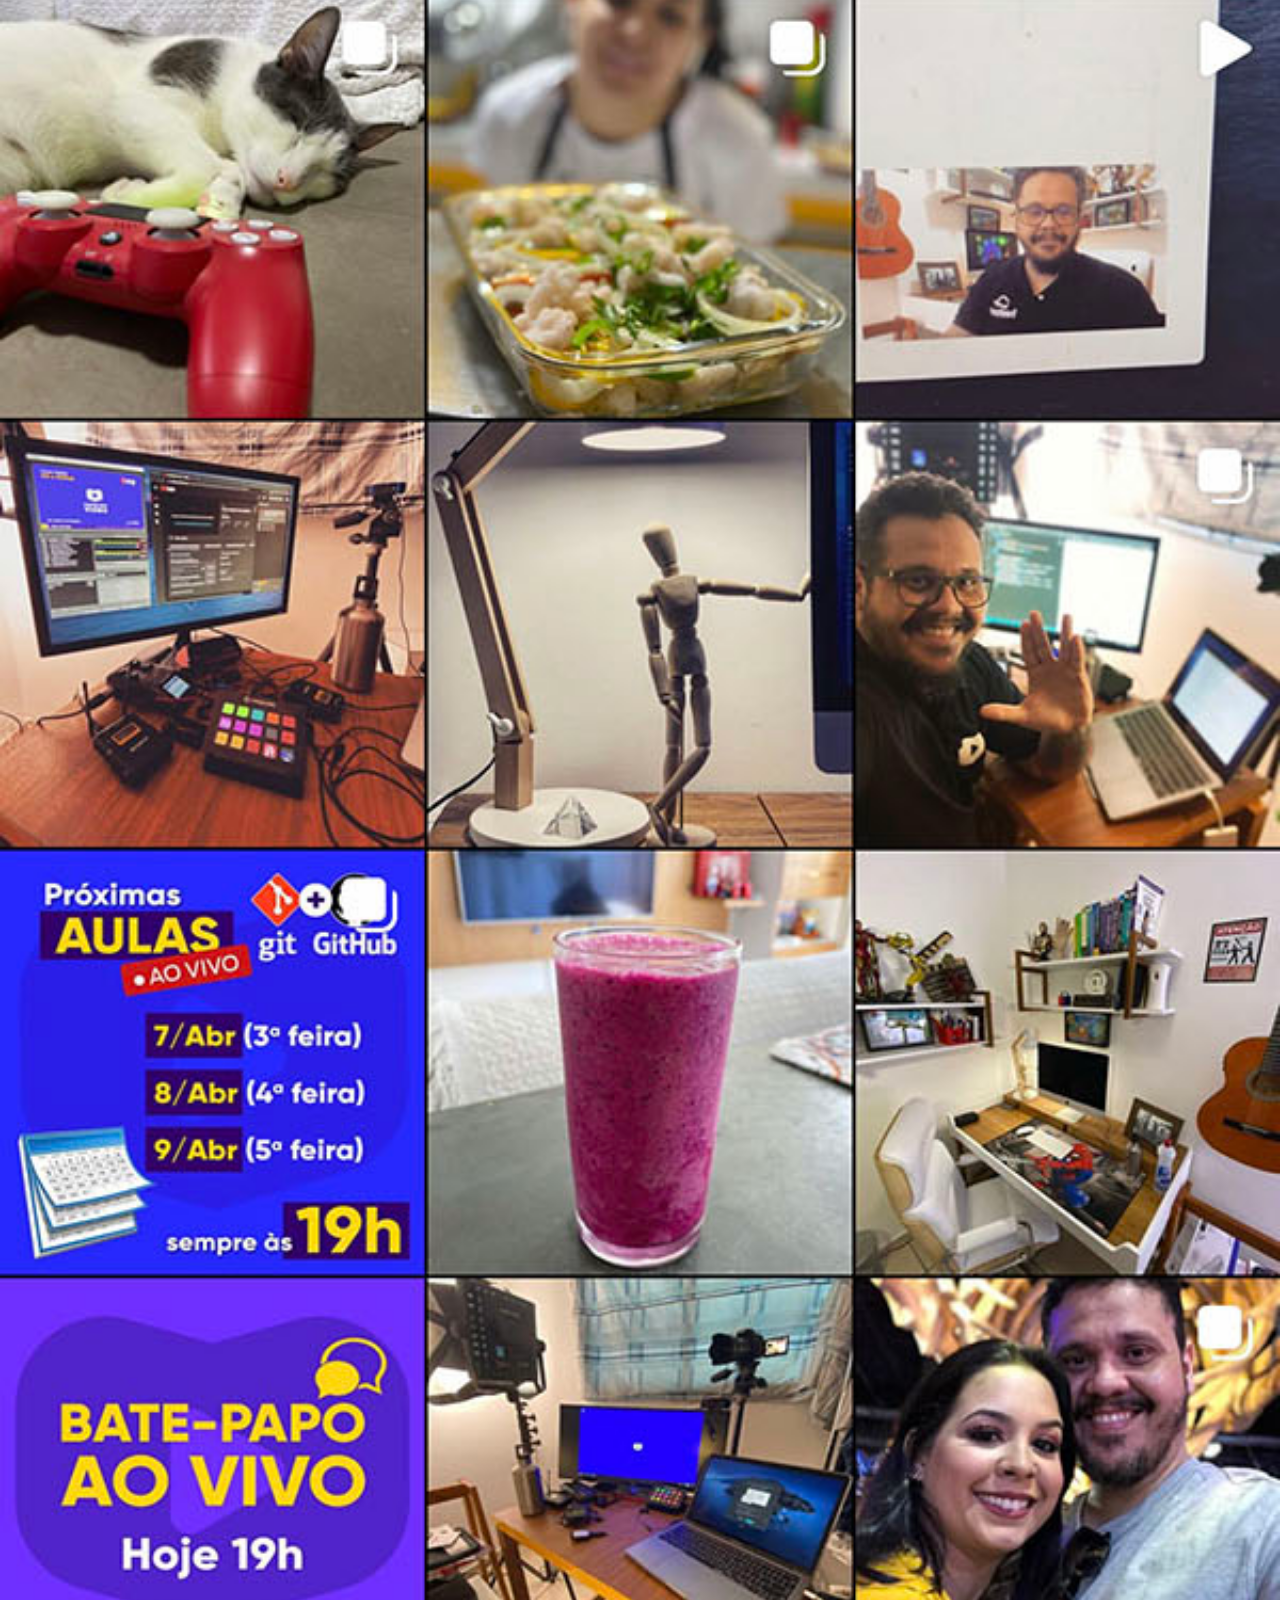
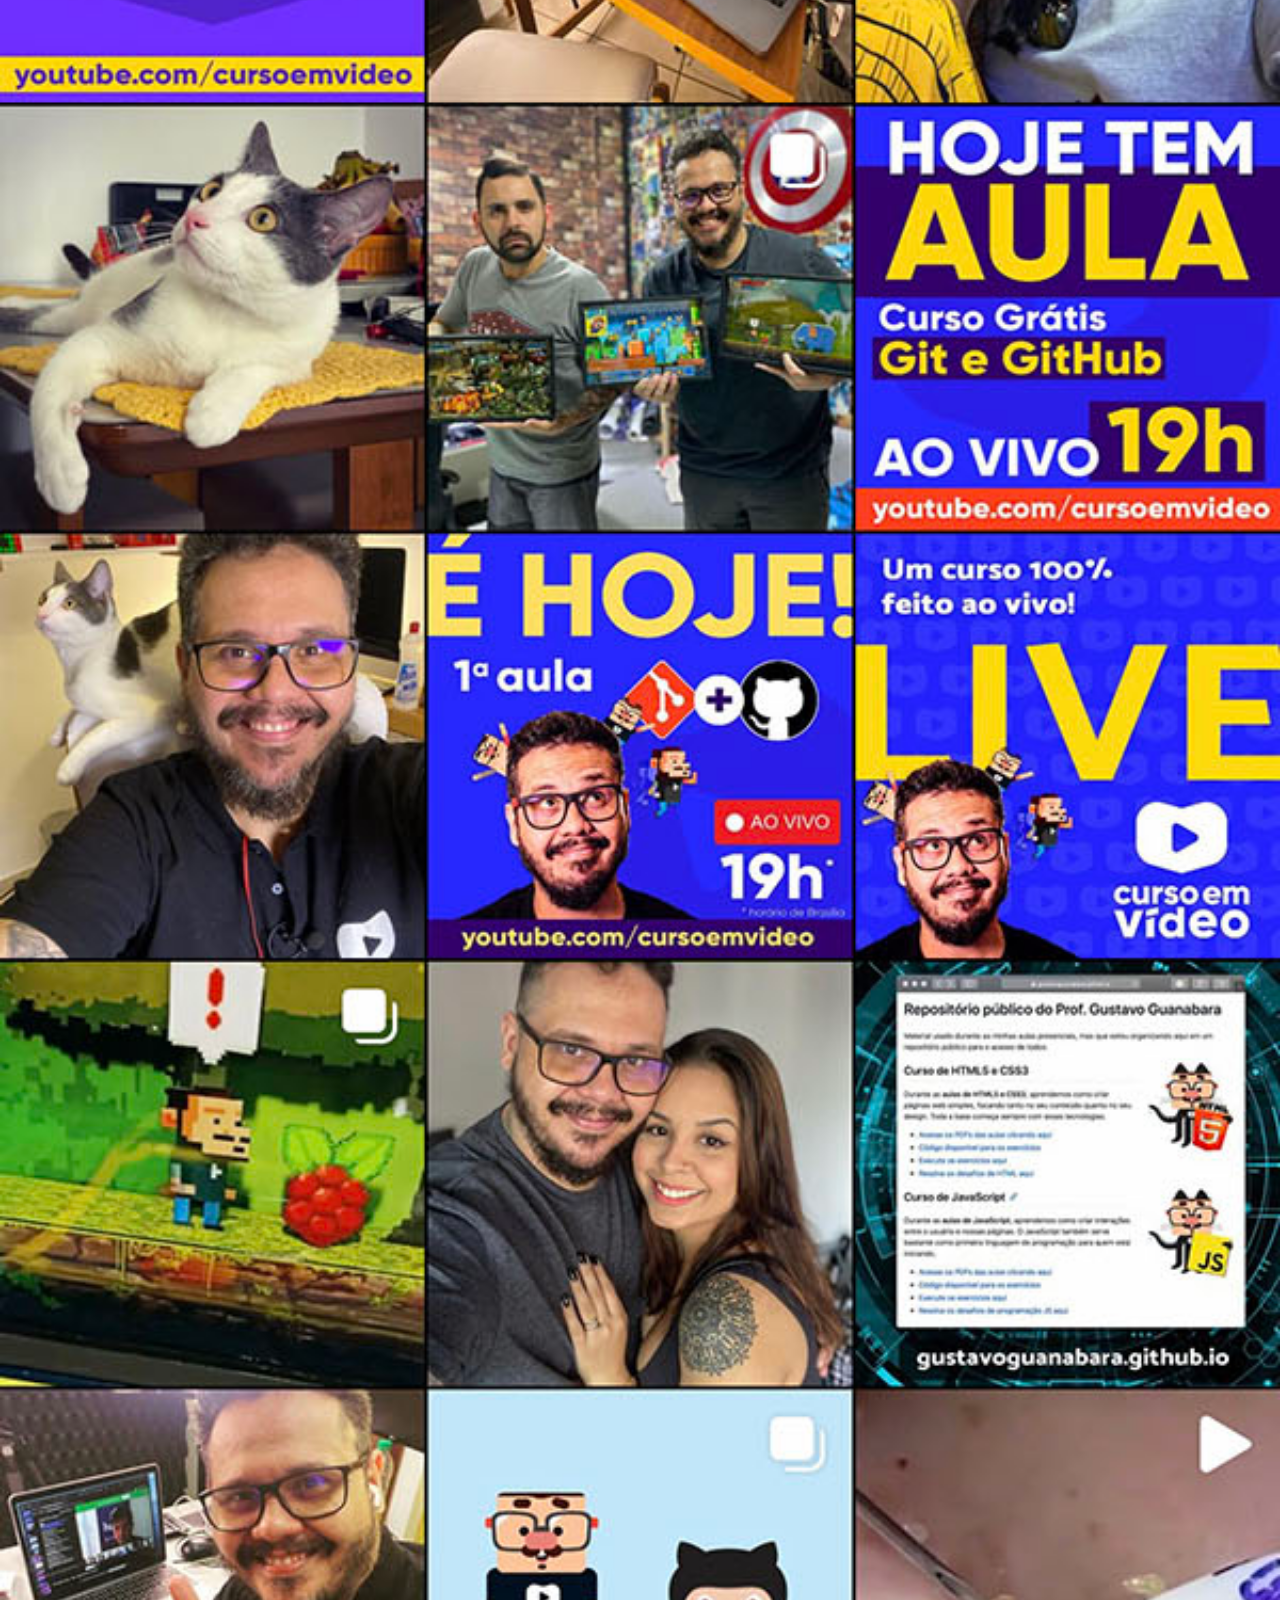
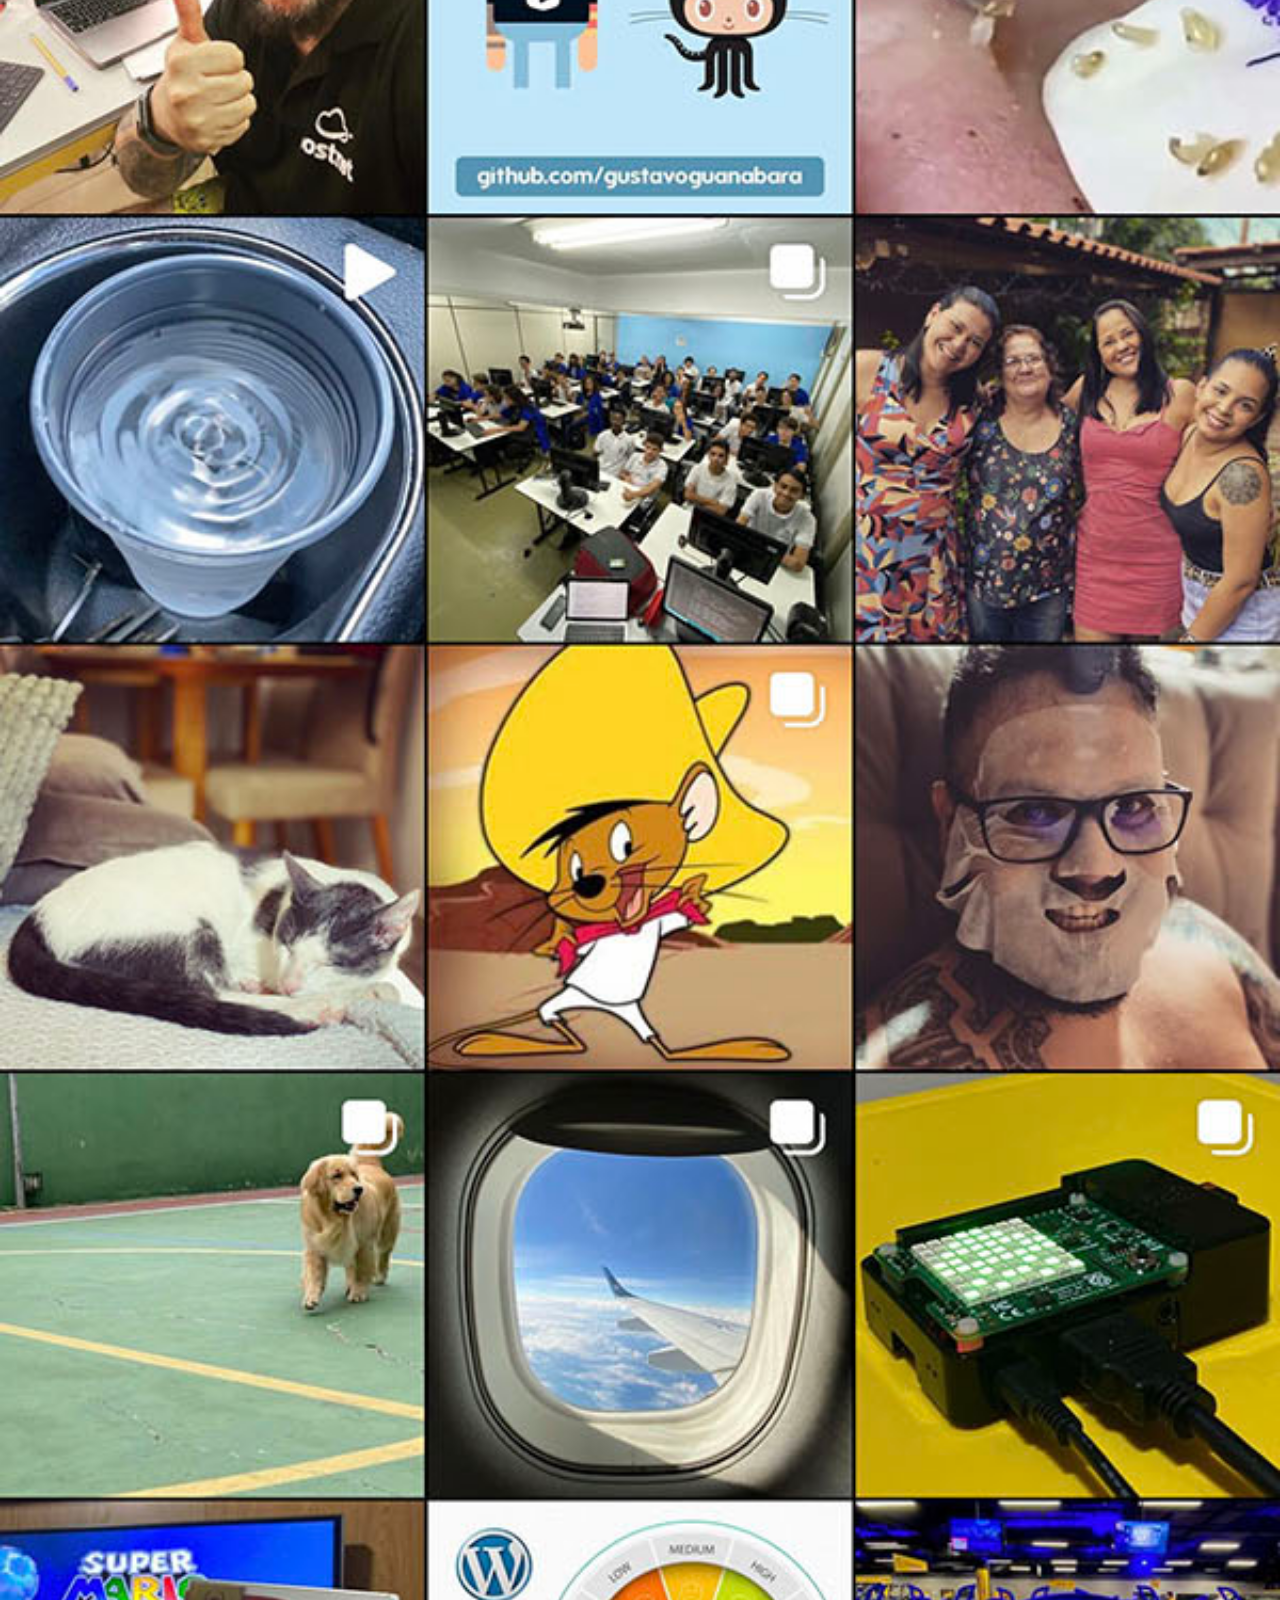
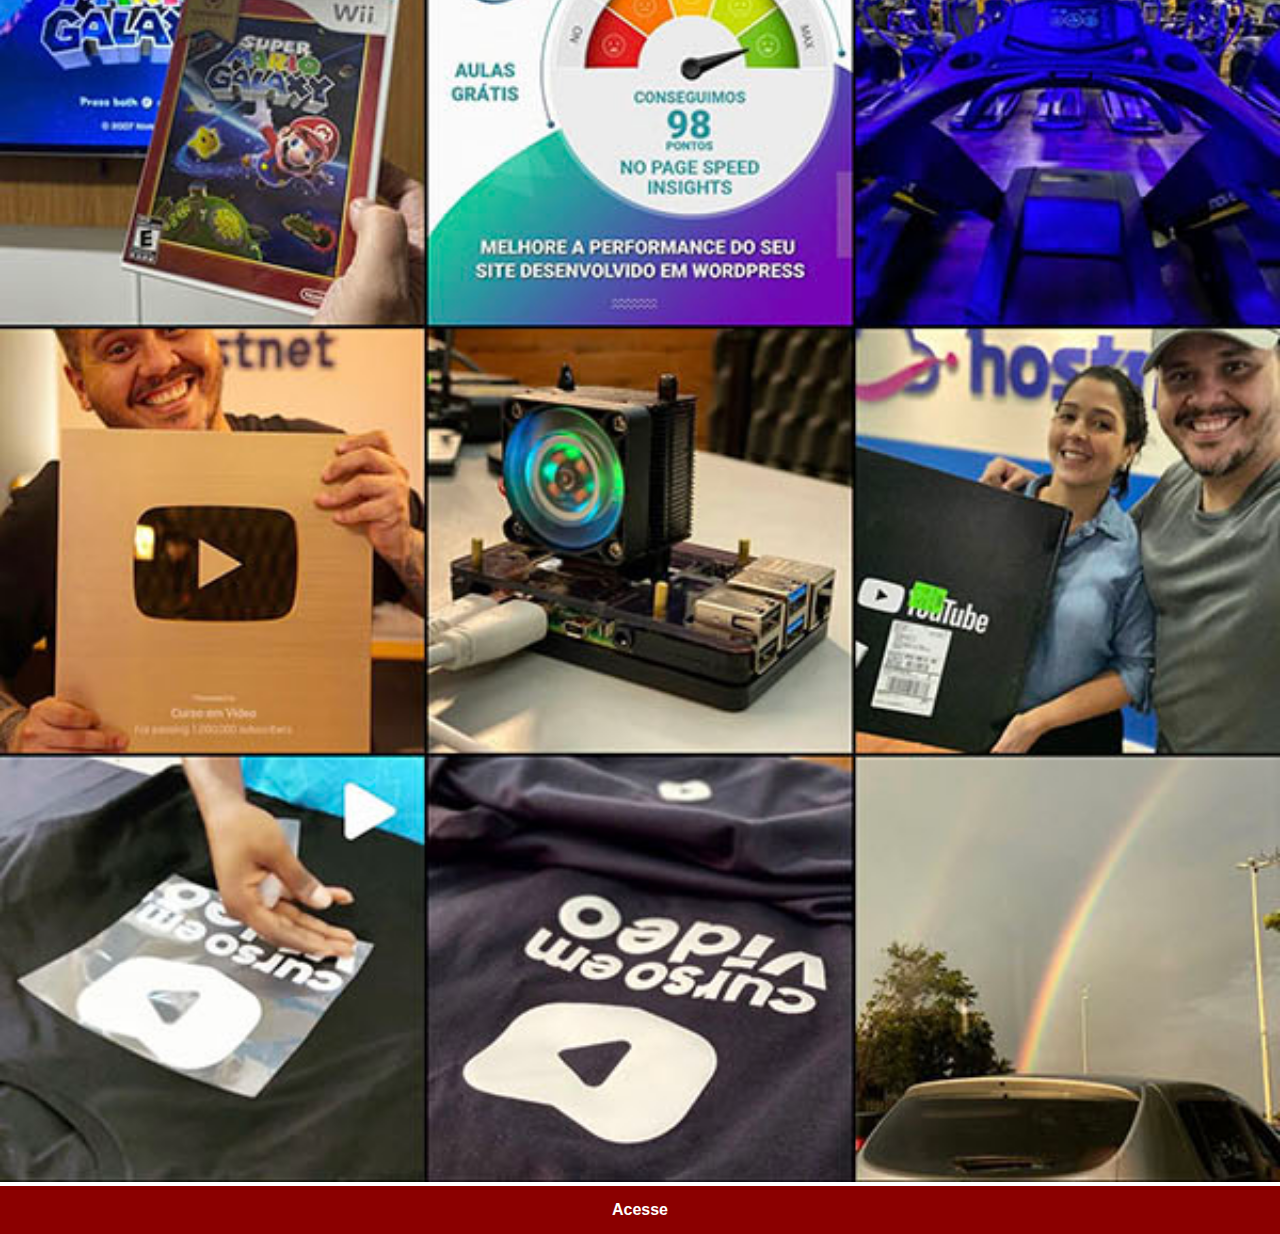
<file: instagram.html>
<!DOCTYPE html>
<html lang="pt-br">
<head>
    <meta charset="UTF-8">
    <meta name="viewport" content="width=device-width, initial-scale=1.0">
    <title>Instagram</title>
    <link rel="stylesheet" href="estilos/social.css">
</head>
<body>
    <img src="imagens/tela-instagram.jpg" alt="instagram">
    <a href="https://instagram.com" target="_blank">Acesse</a>
</body>
</html>
</file>
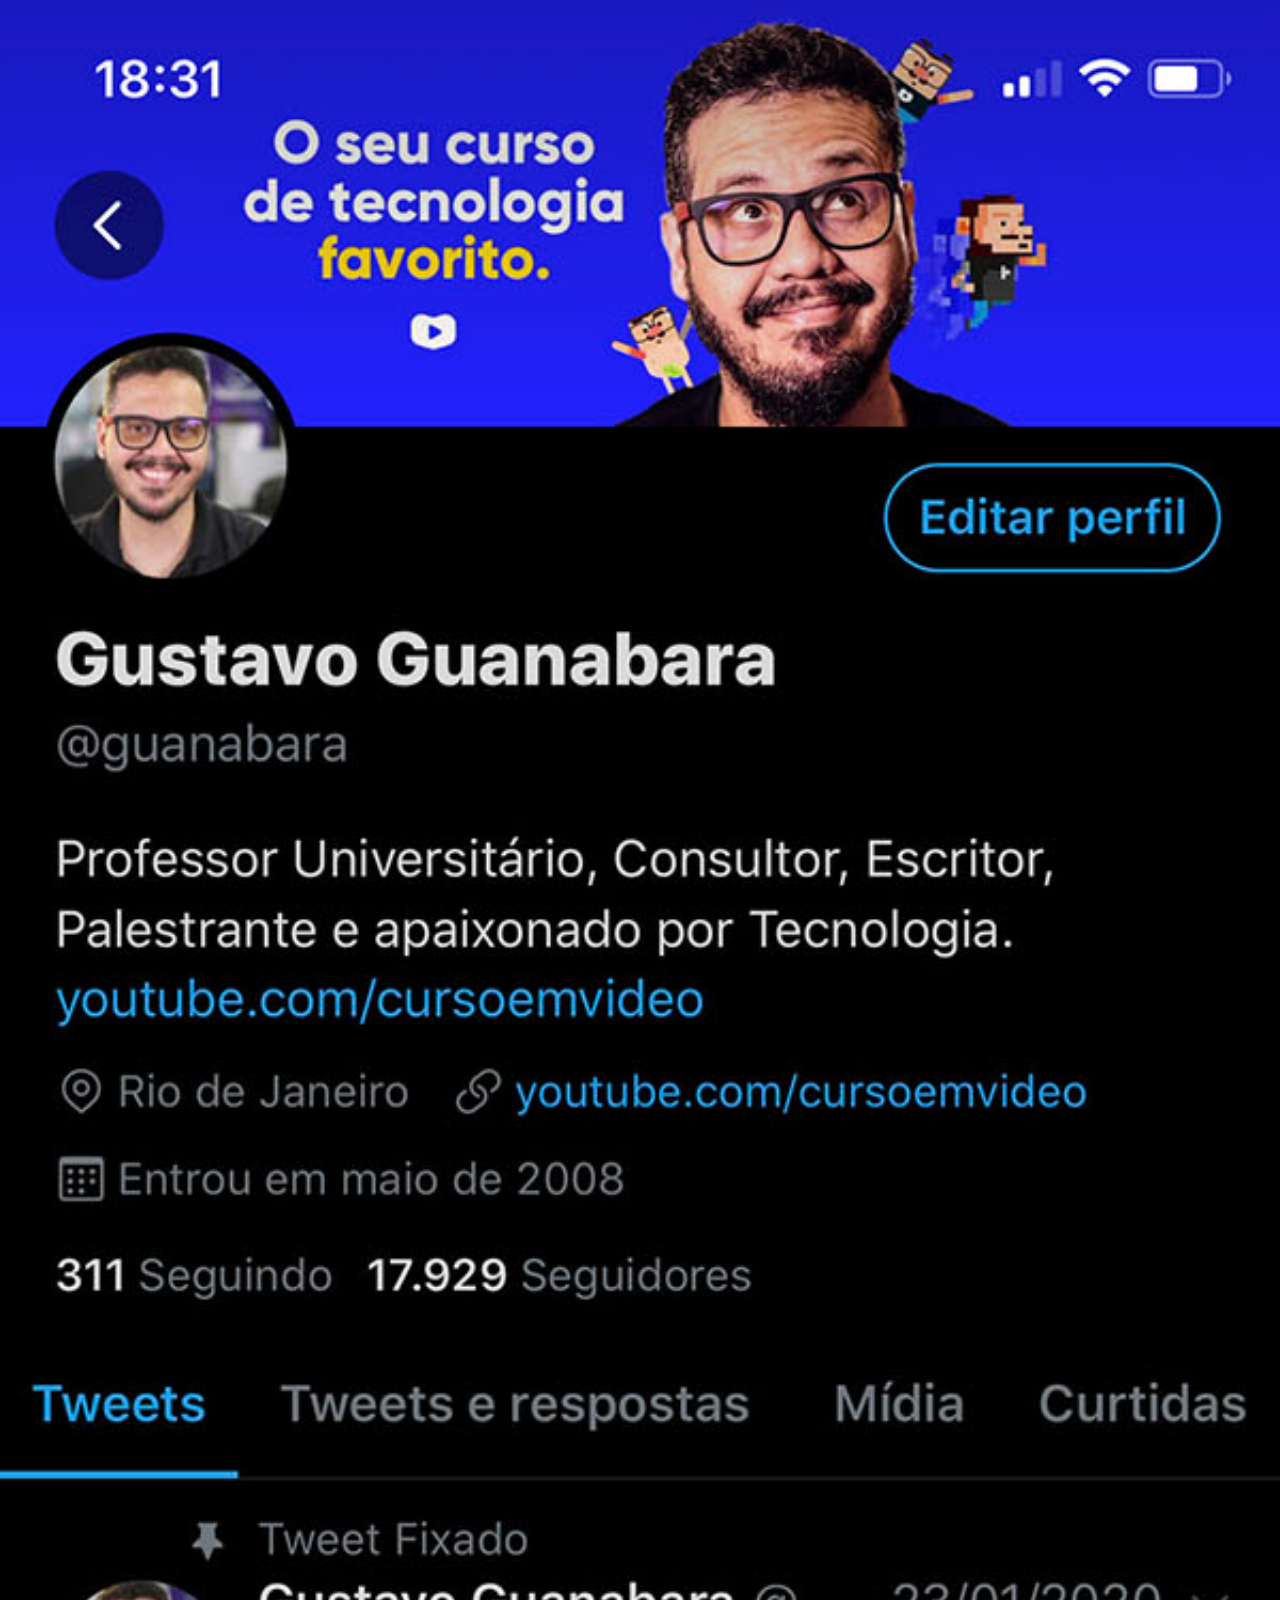
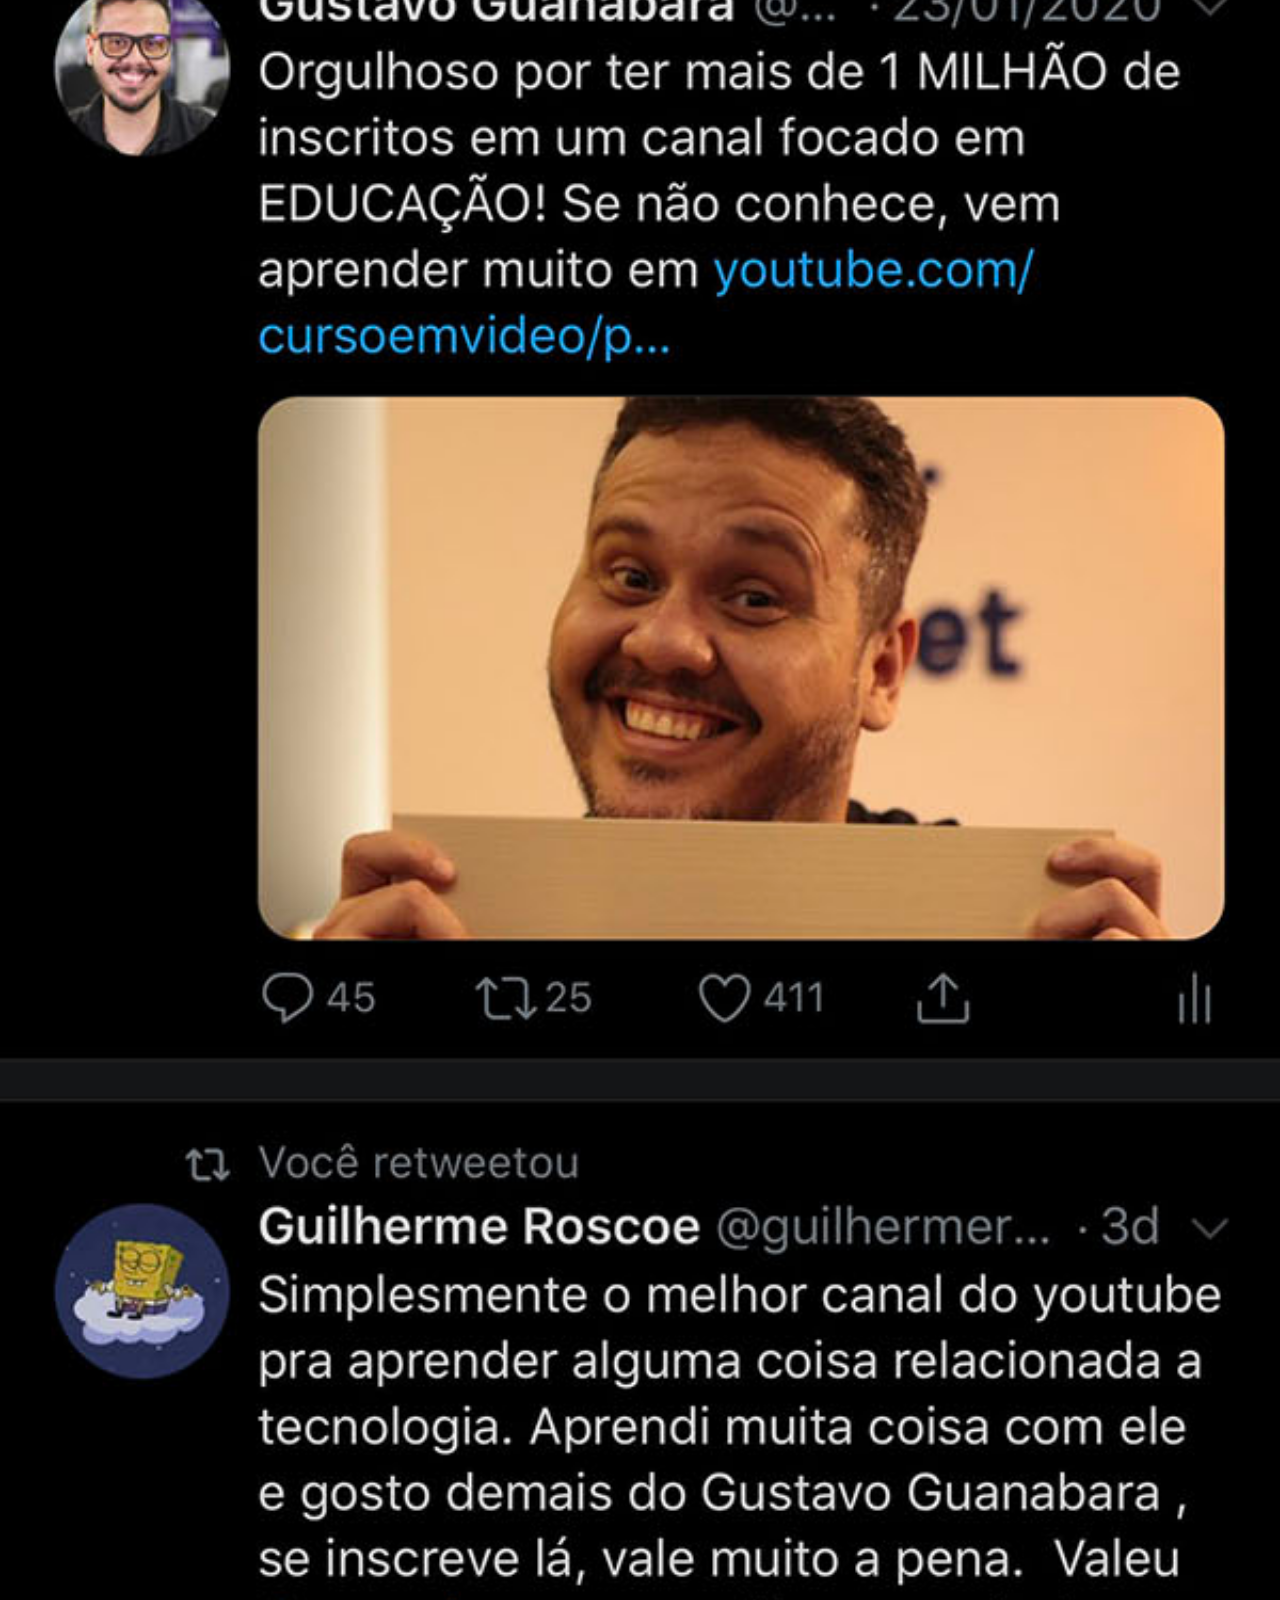
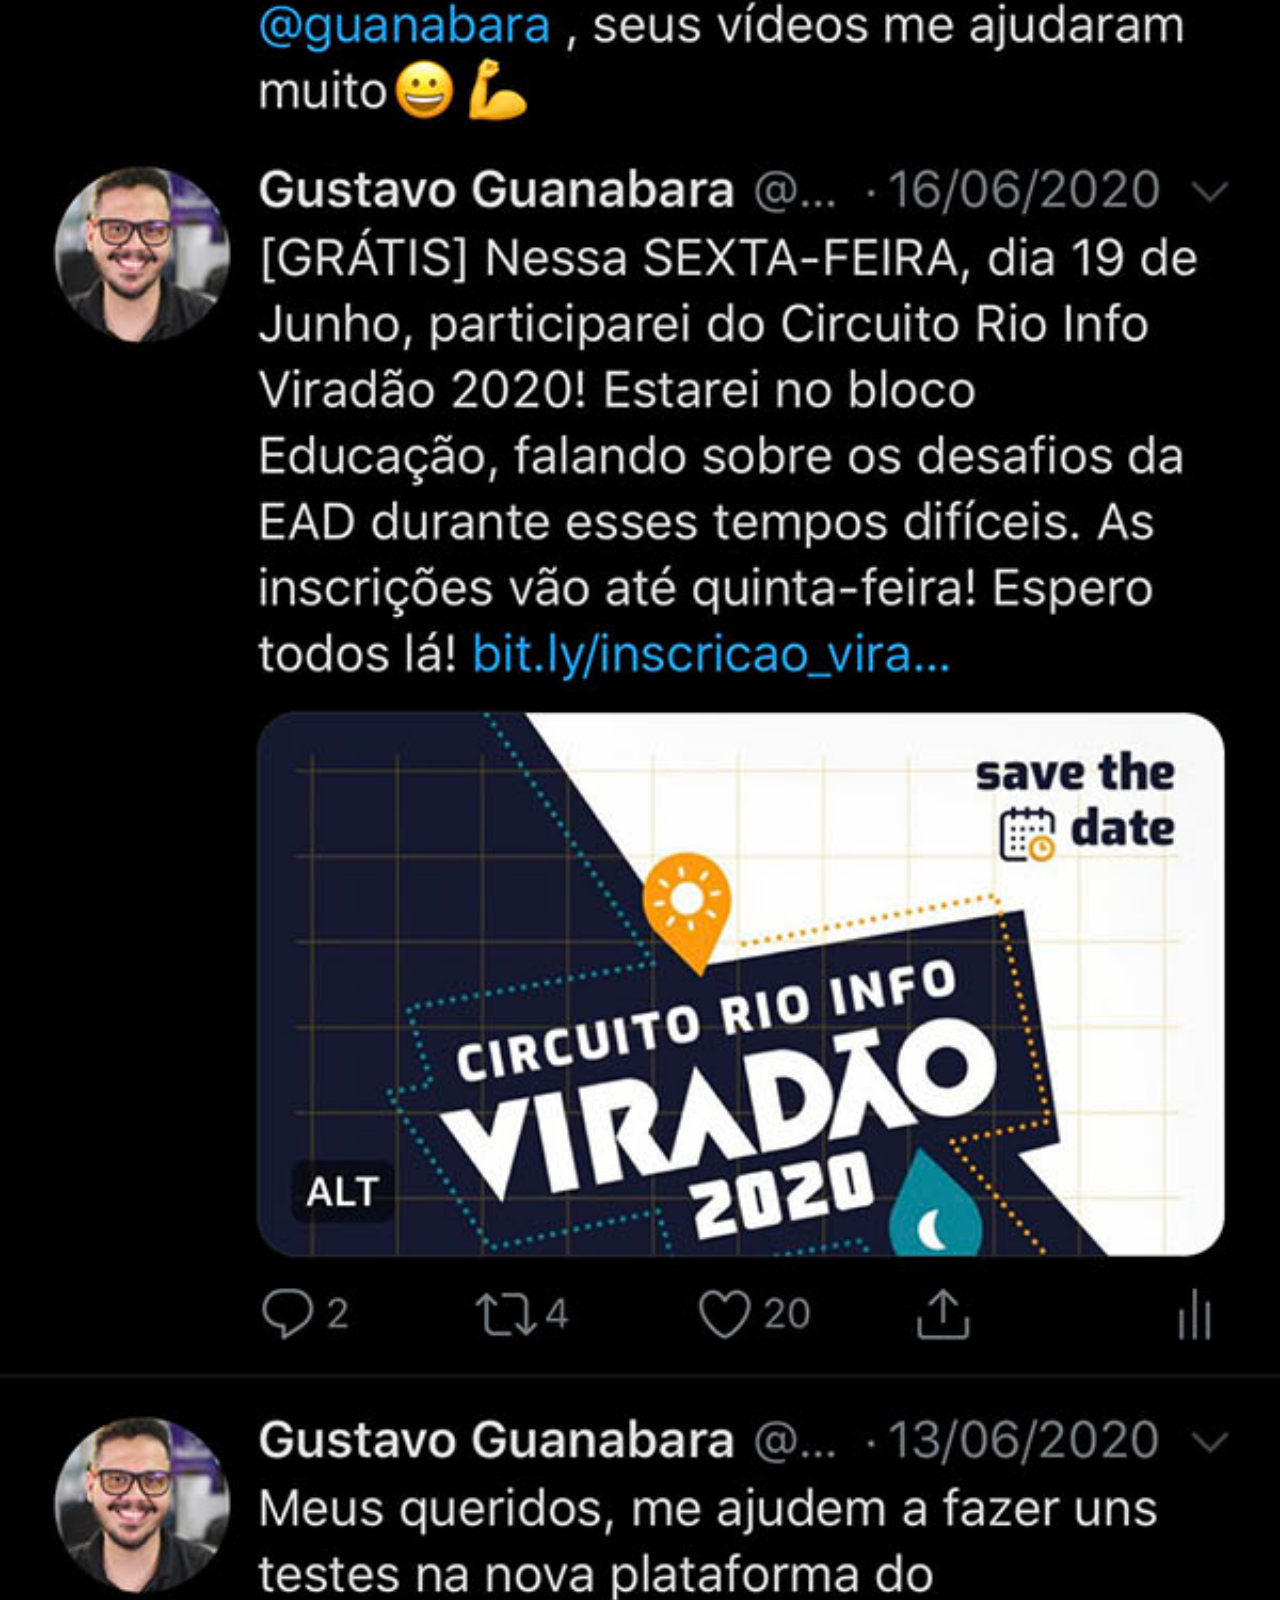
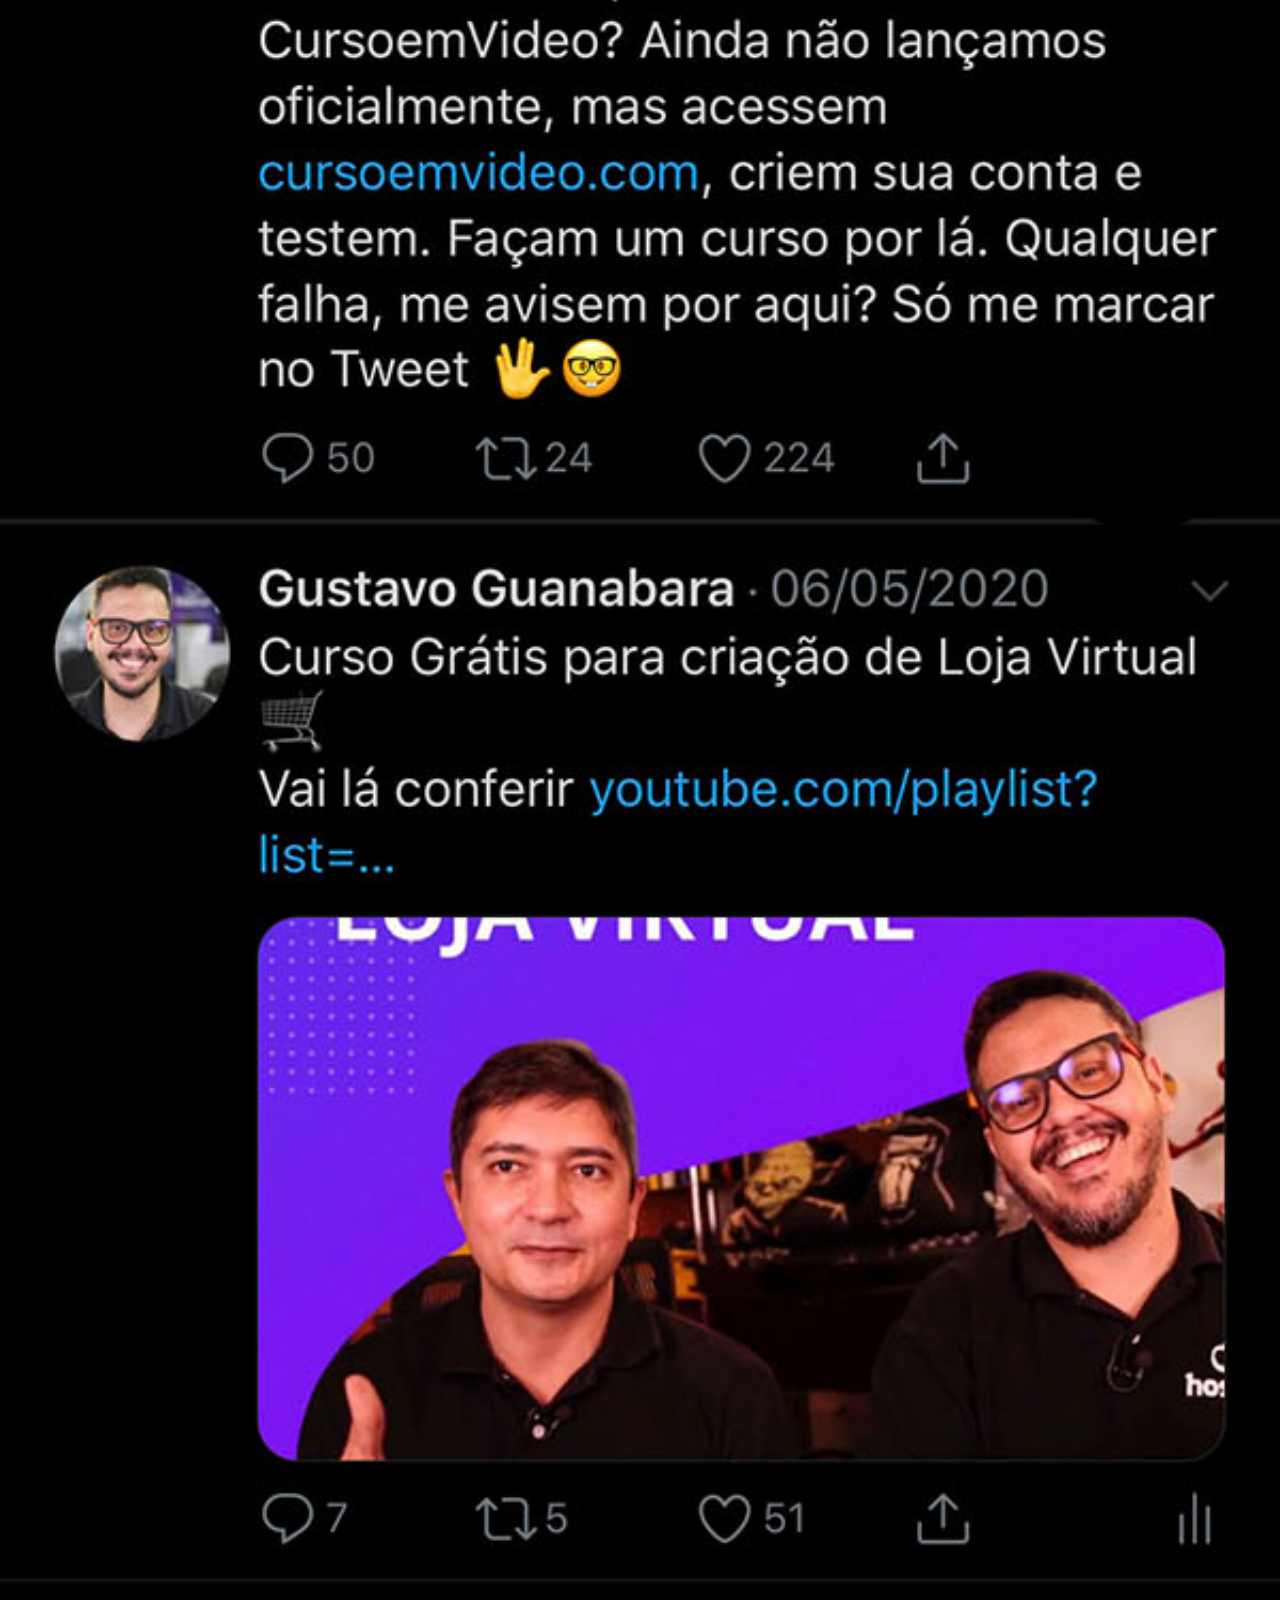
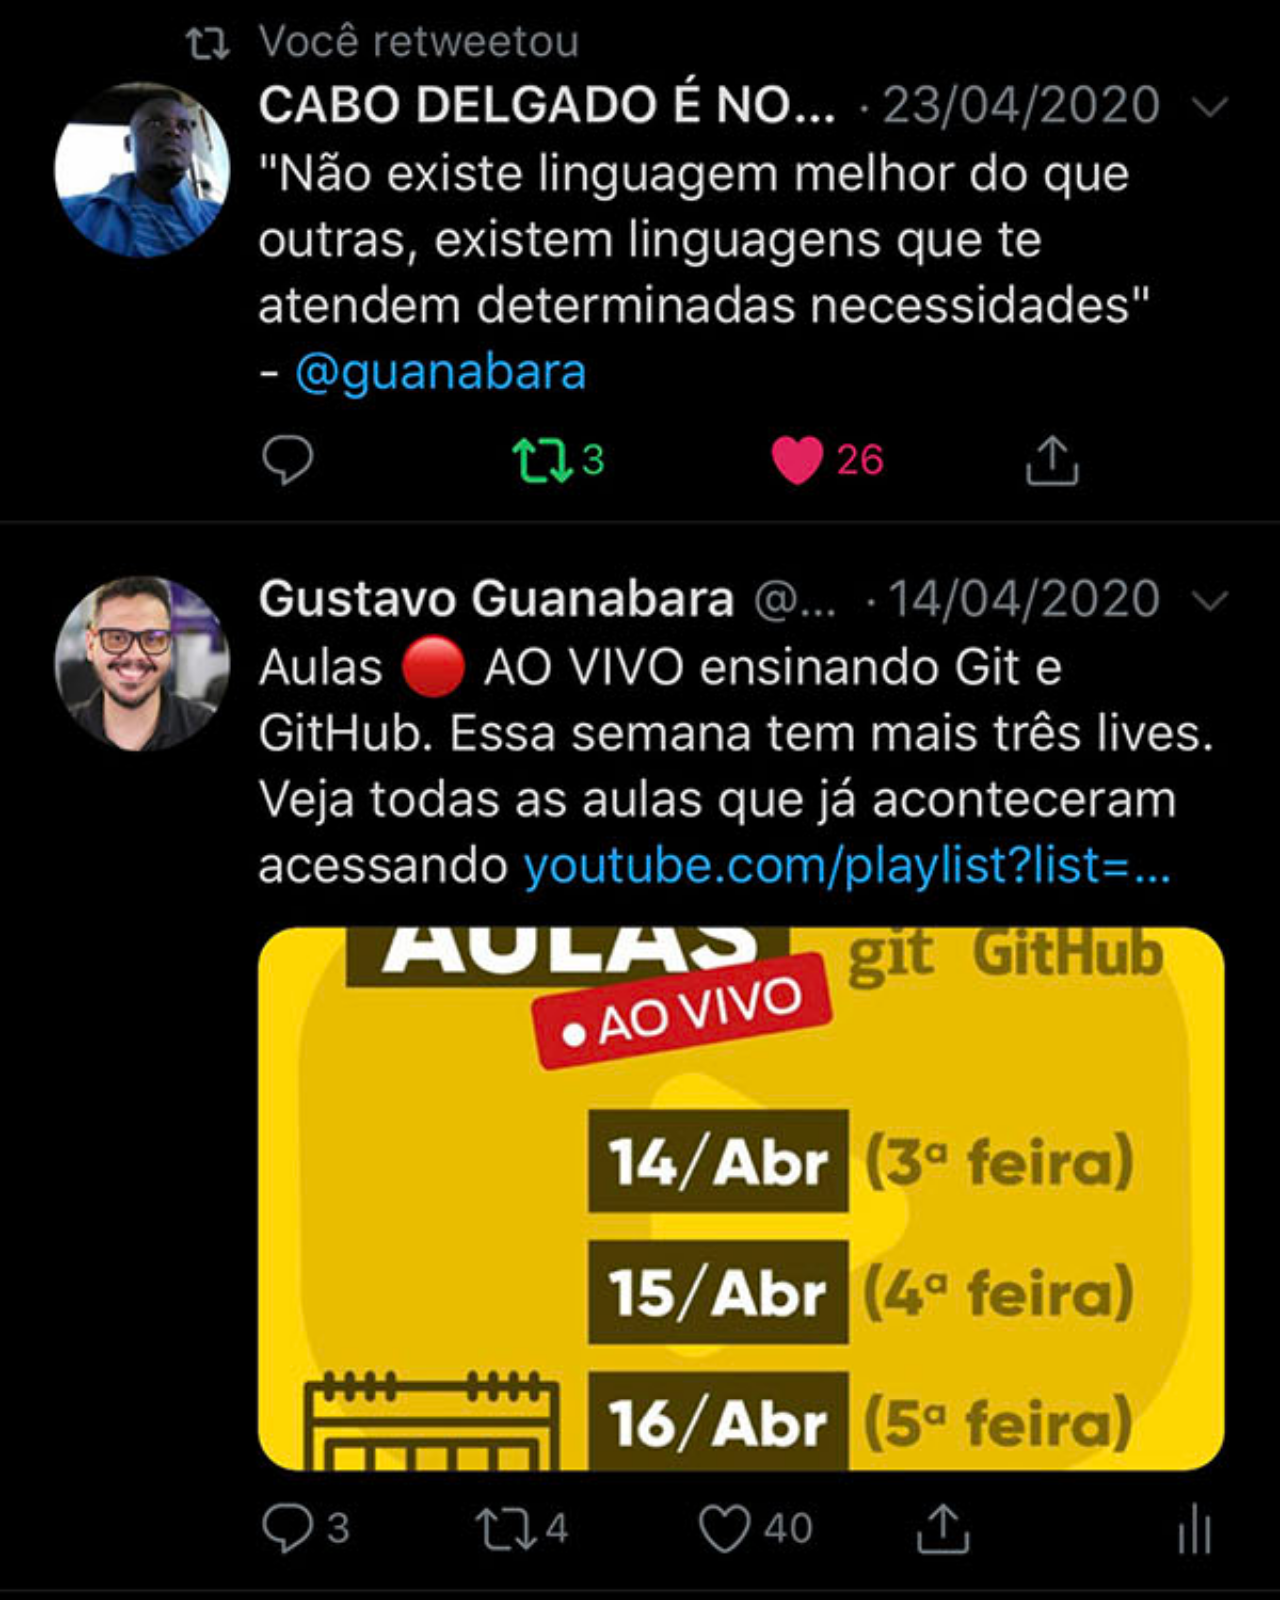
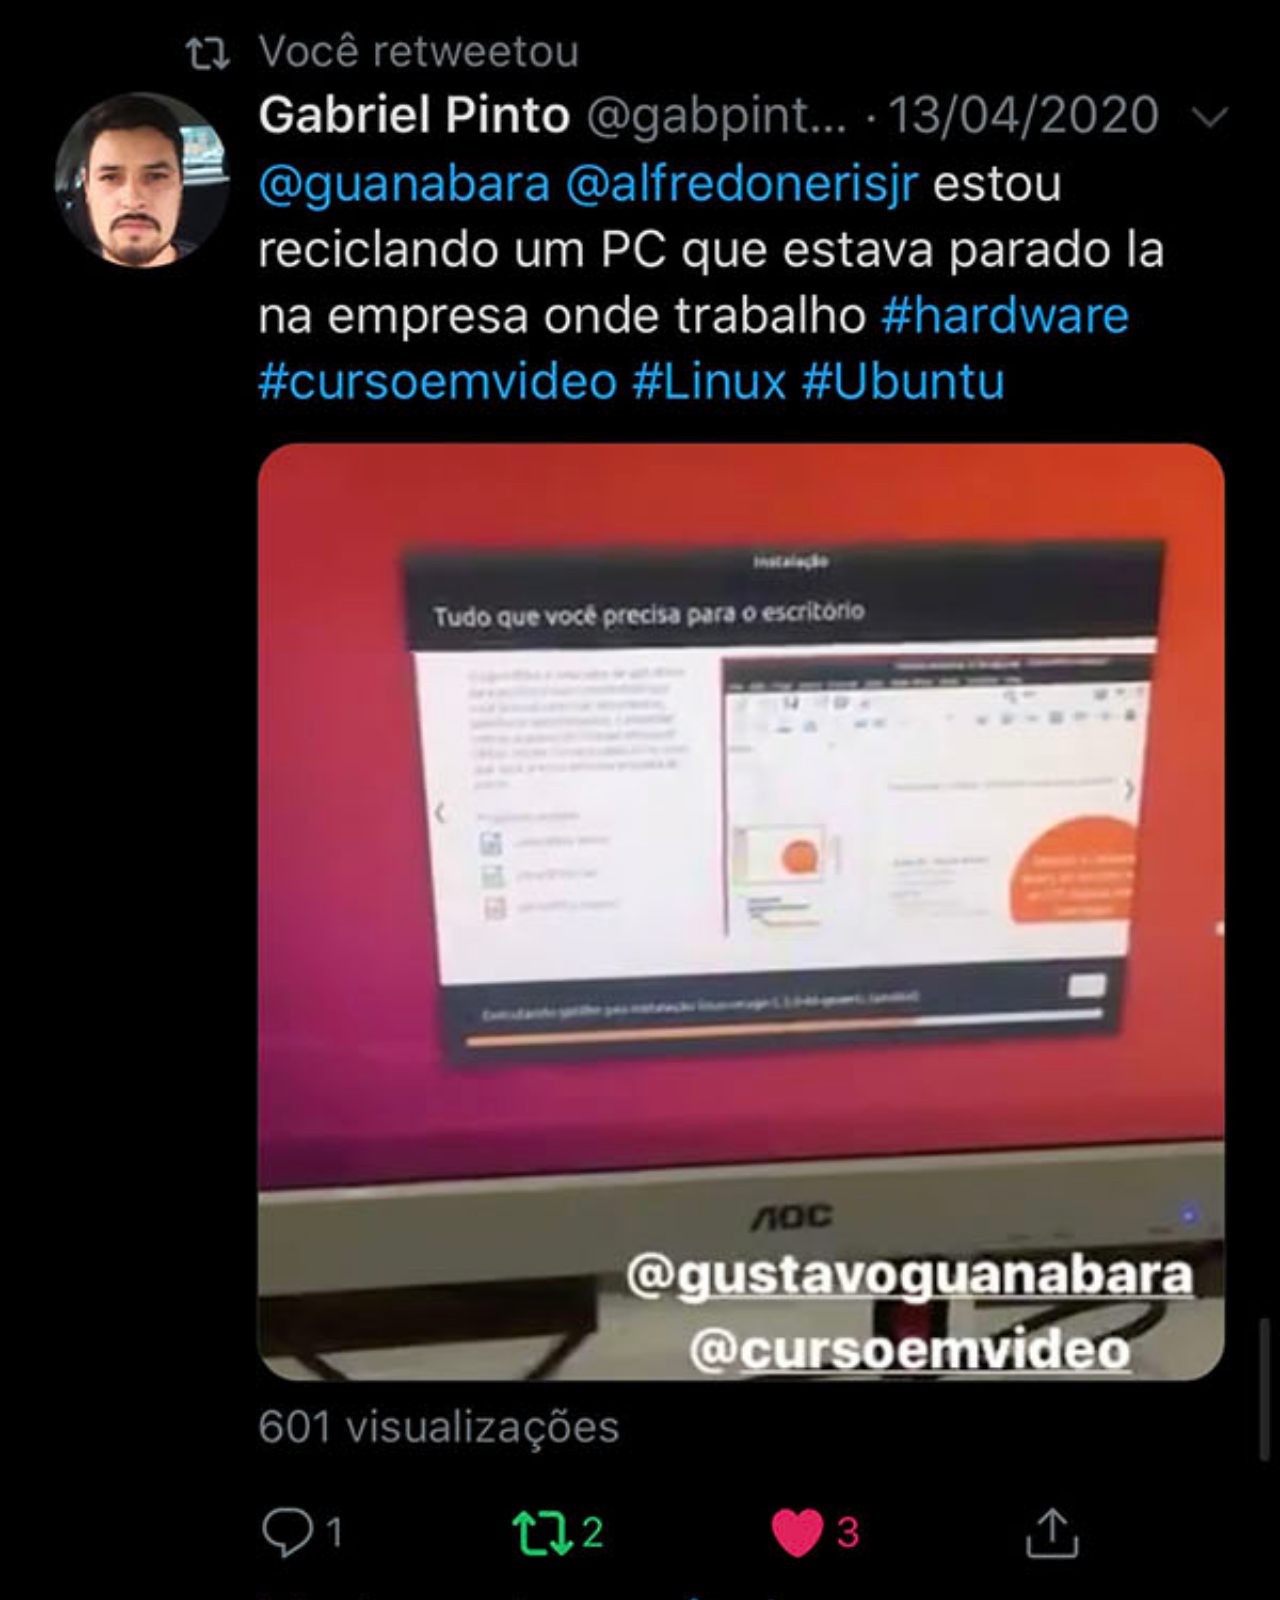
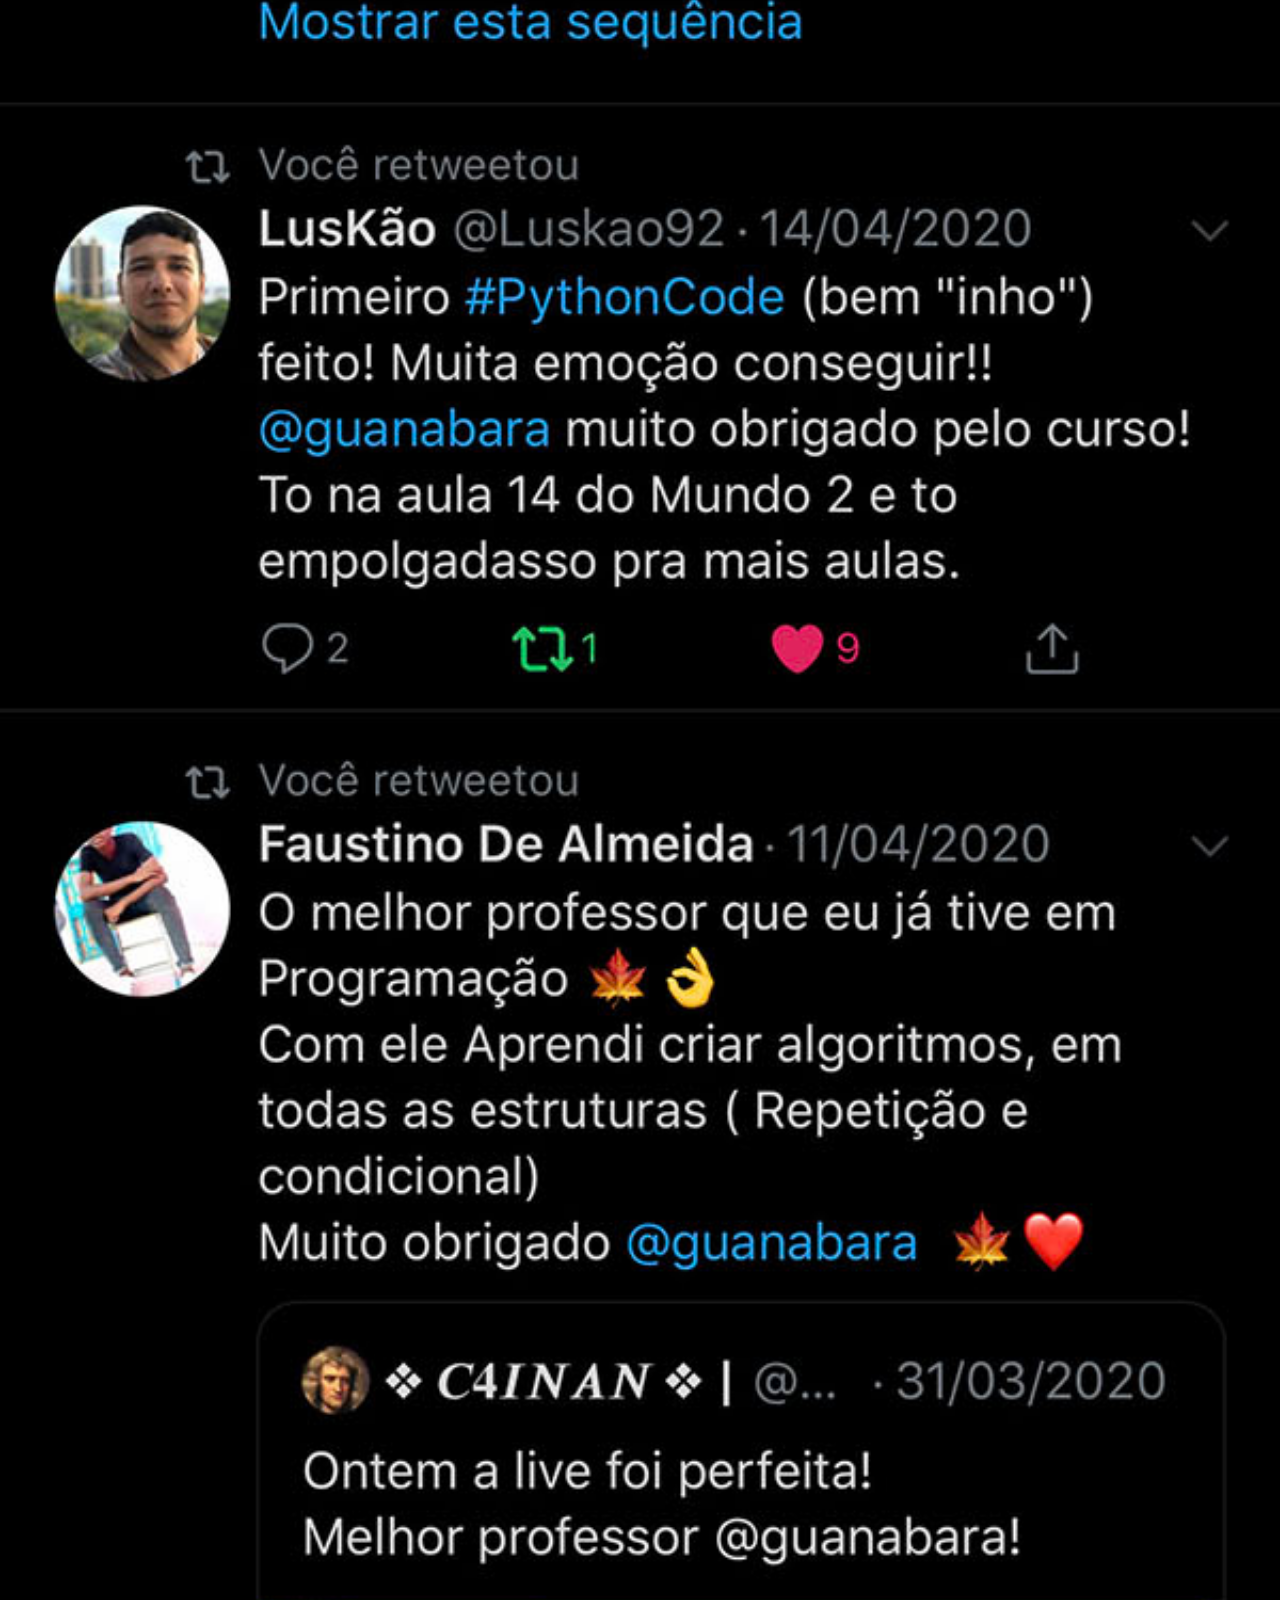
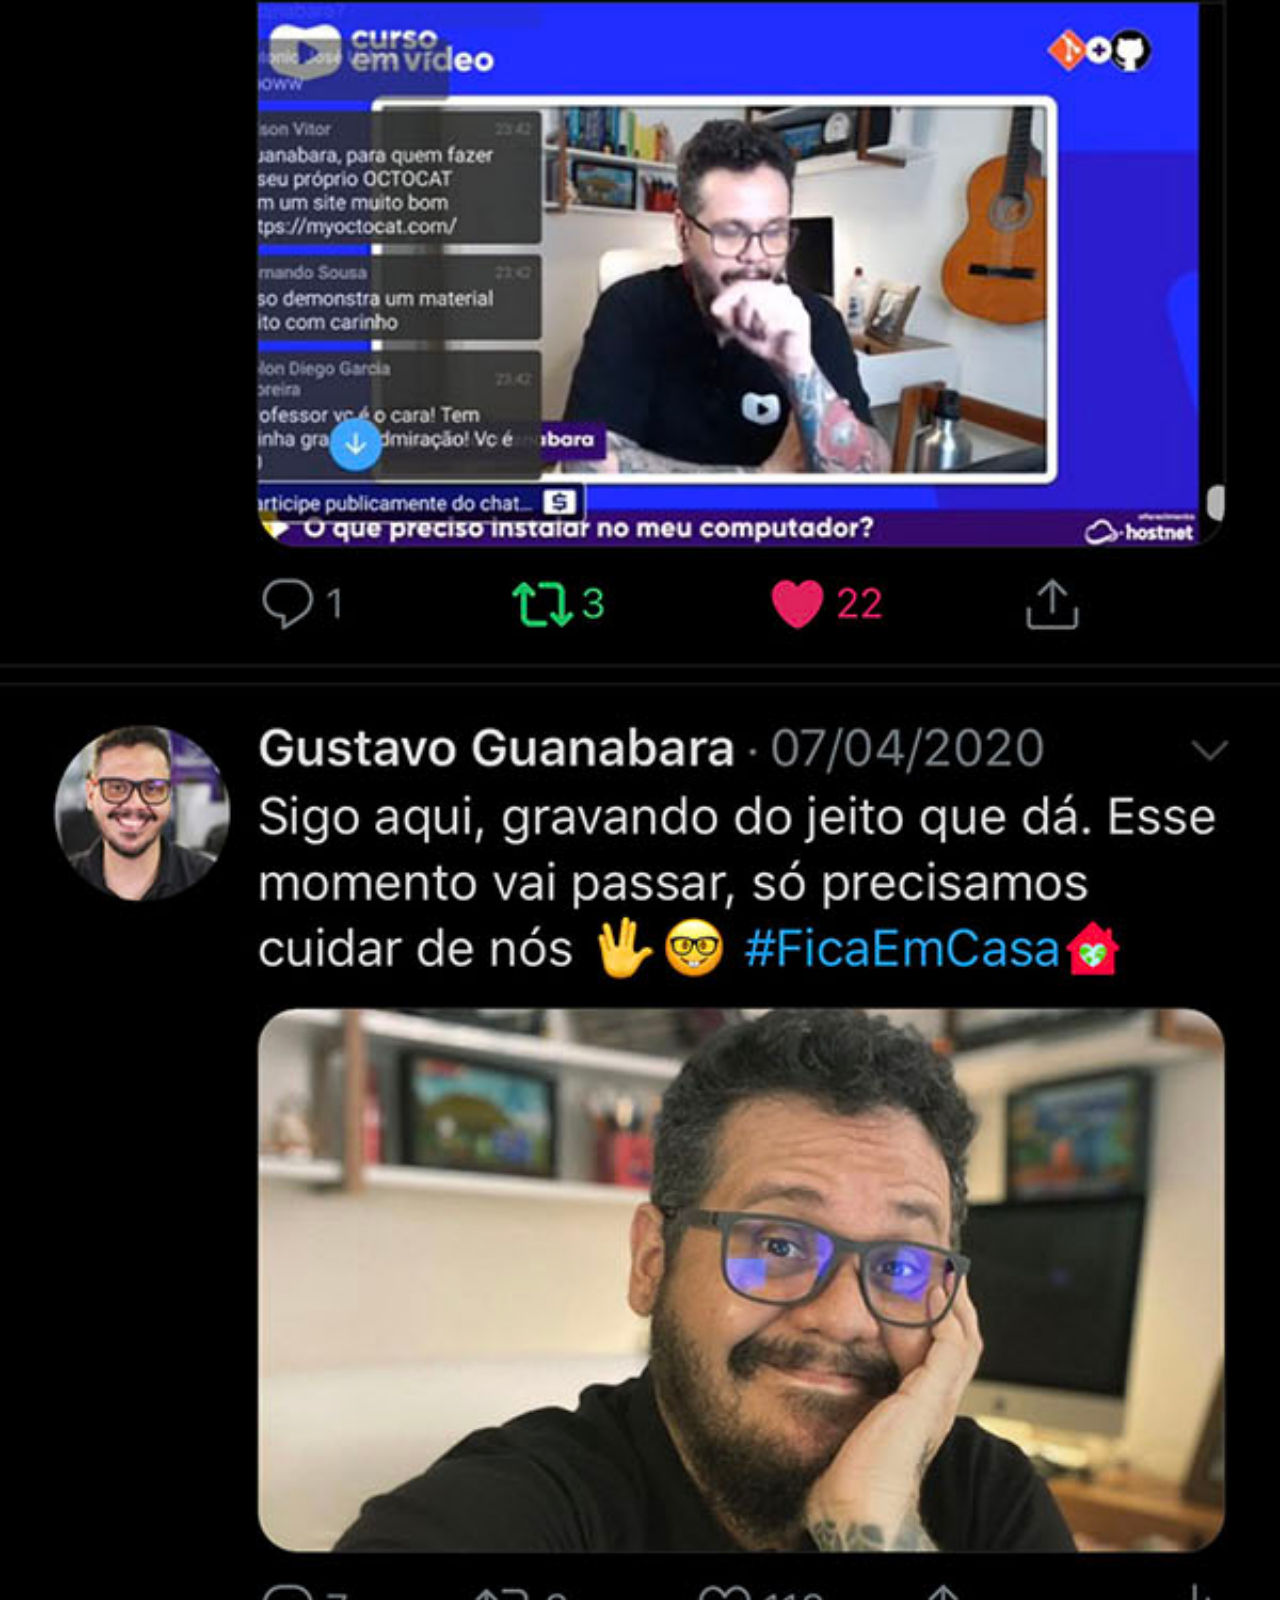
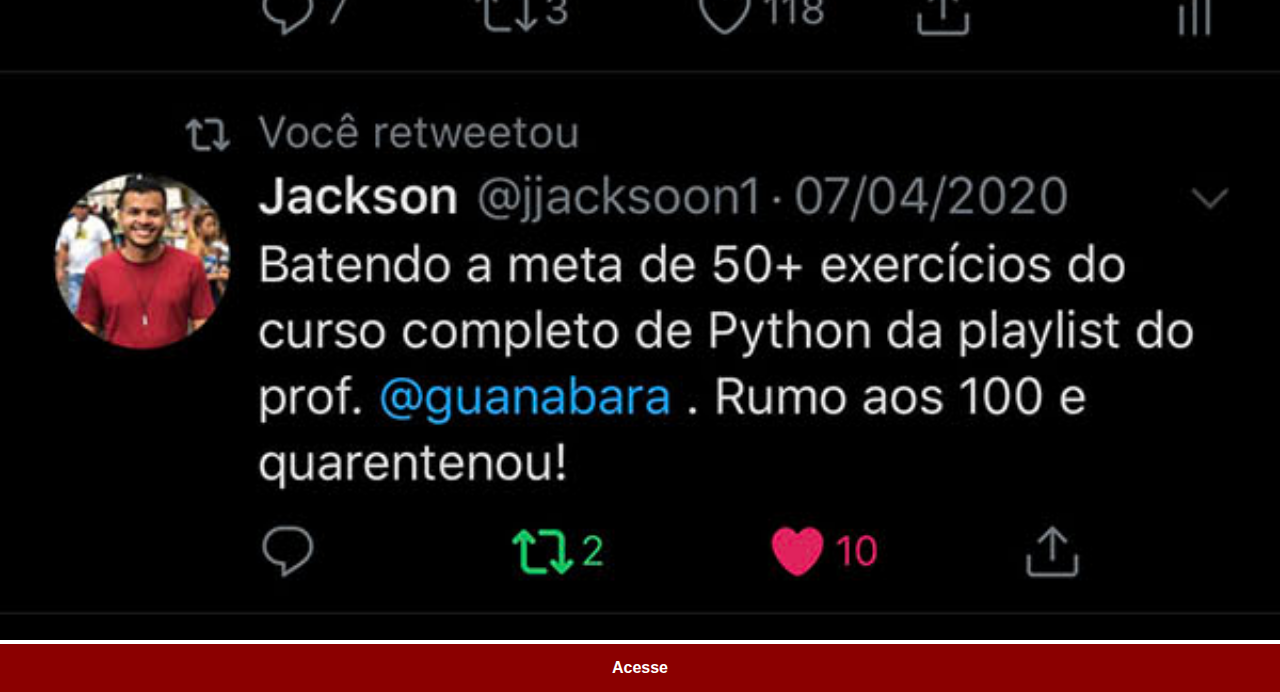
<file: twitter.html>
<!DOCTYPE html>
<html lang="pt-br">
<head>
    <meta charset="UTF-8">
    <meta name="viewport" content="width=device-width, initial-scale=1.0">
    <title>Twitter</title>
    <link rel="stylesheet" href="estilos/social.css">
</head>
<body>
    <img src="imagens/tela-twitter.jpg" alt="twitter">
    <a href="https://twitter.com" target="_blank">Acesse</a>
</body>
</html>
</file>
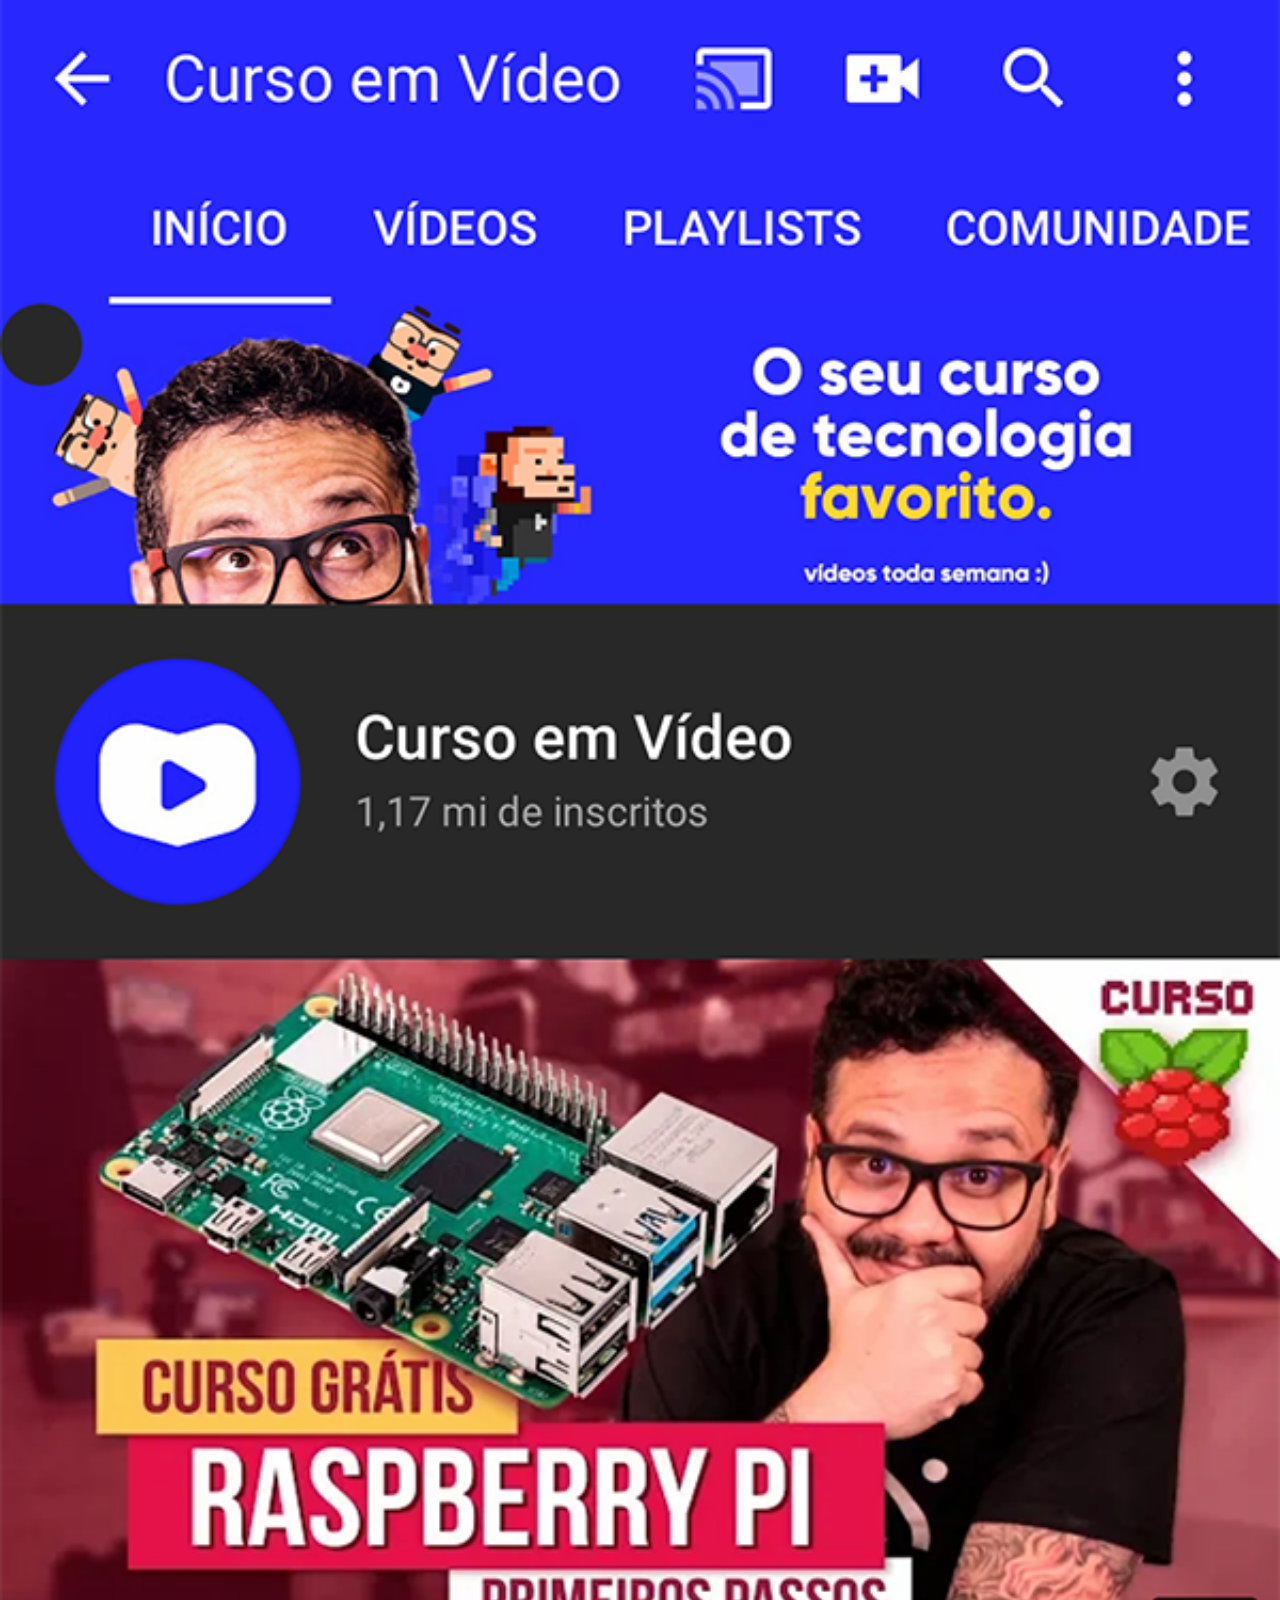
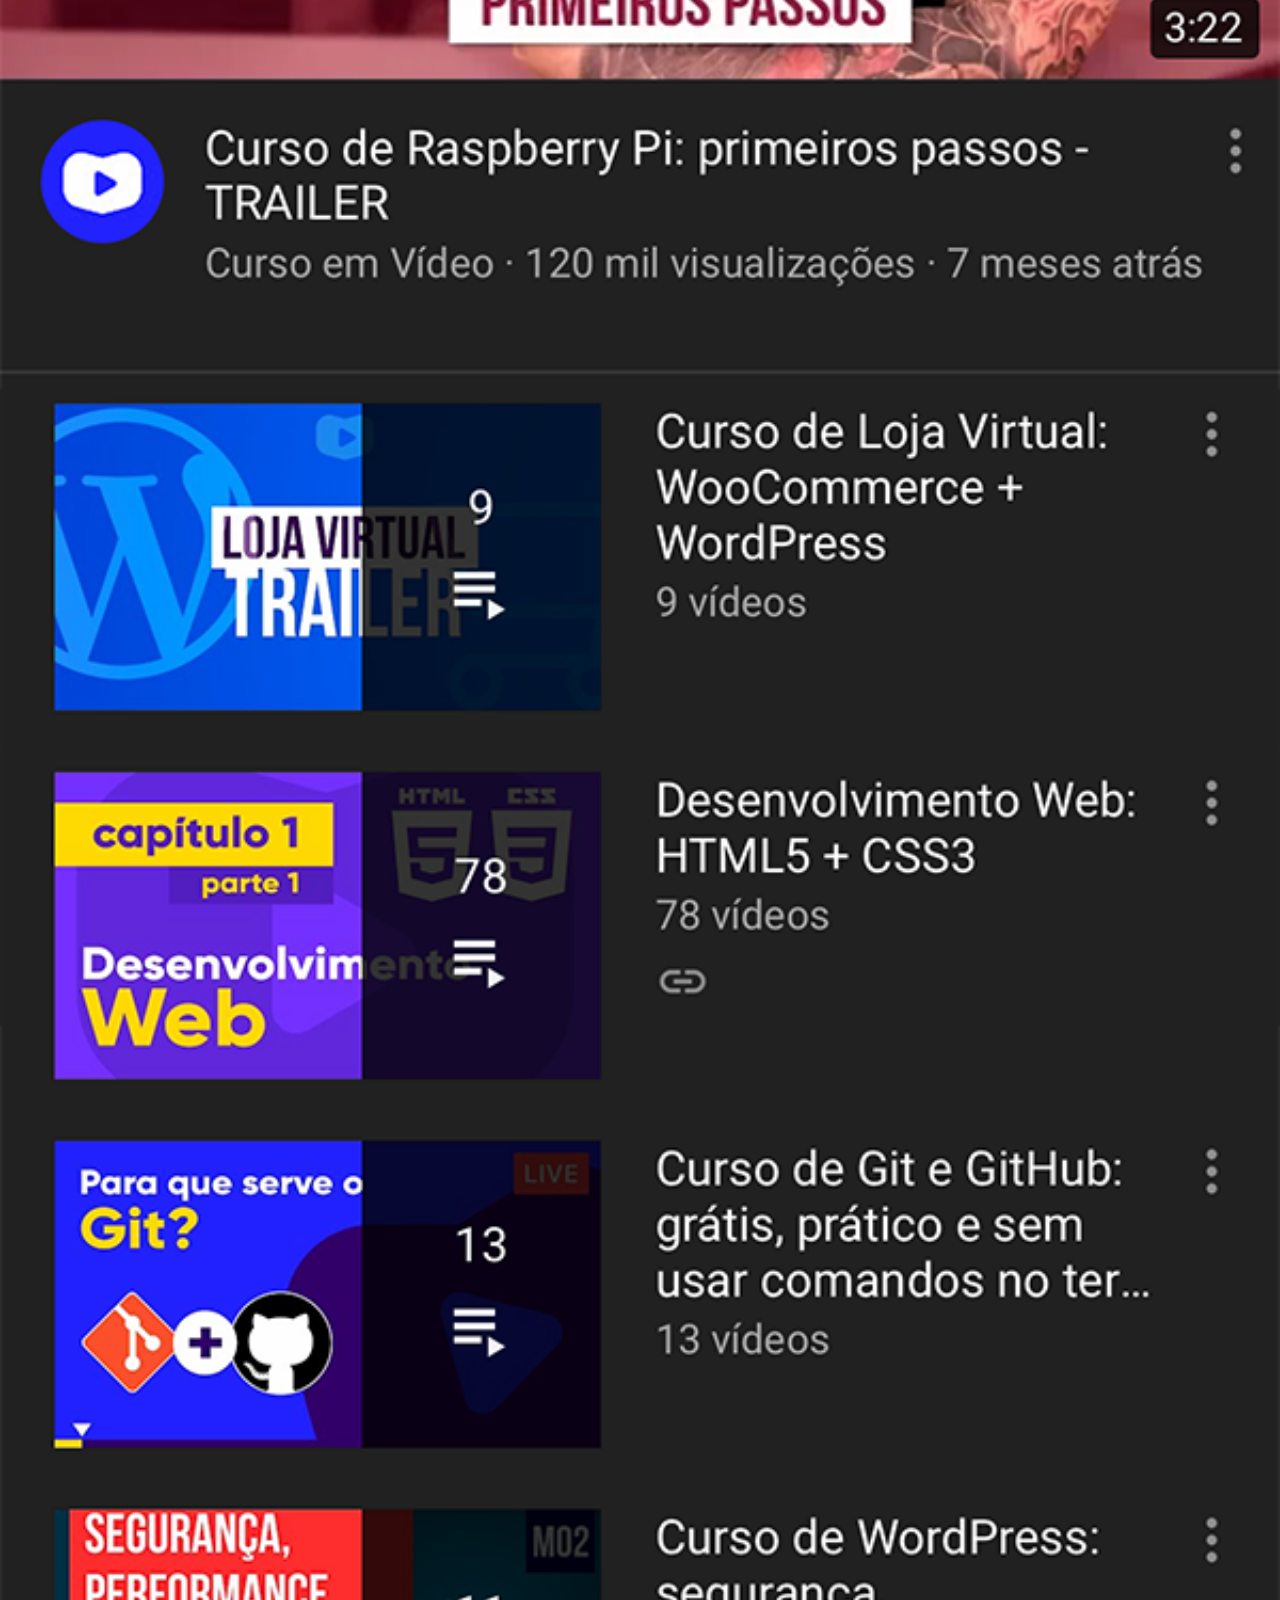
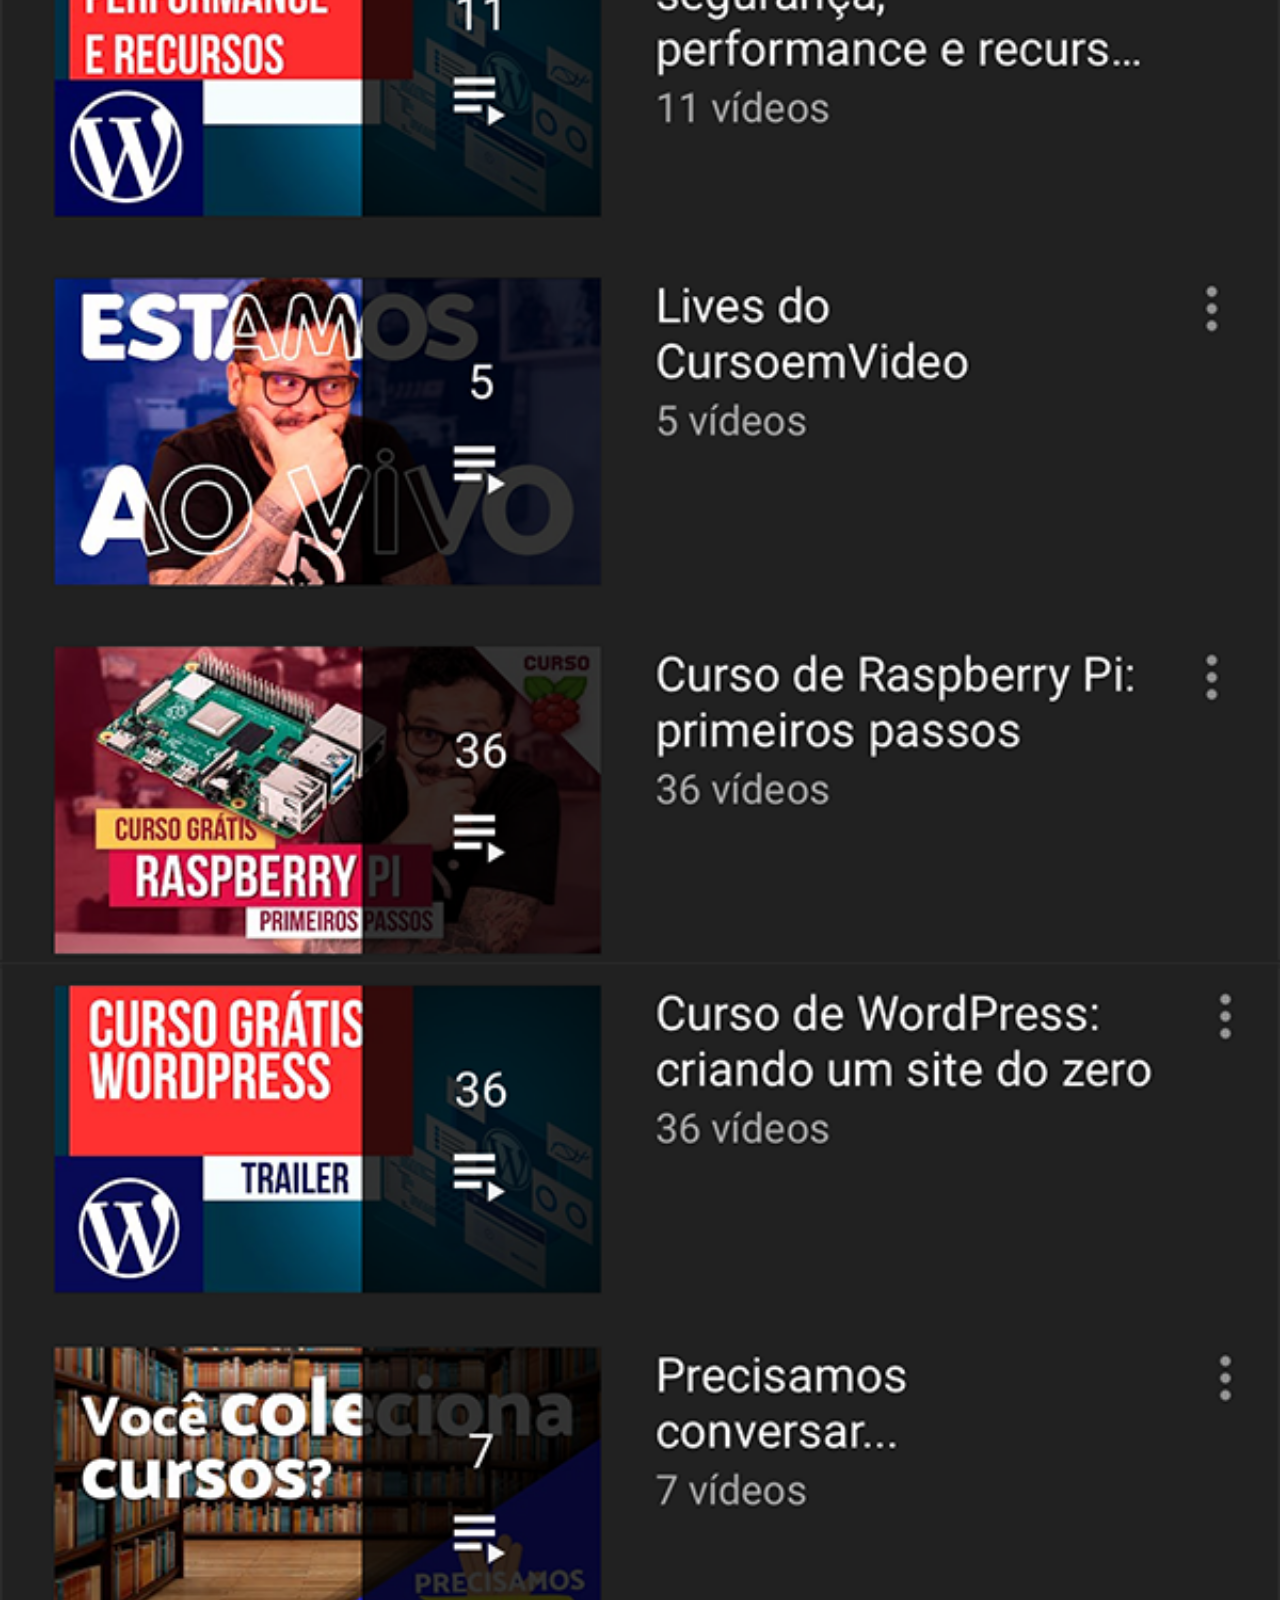
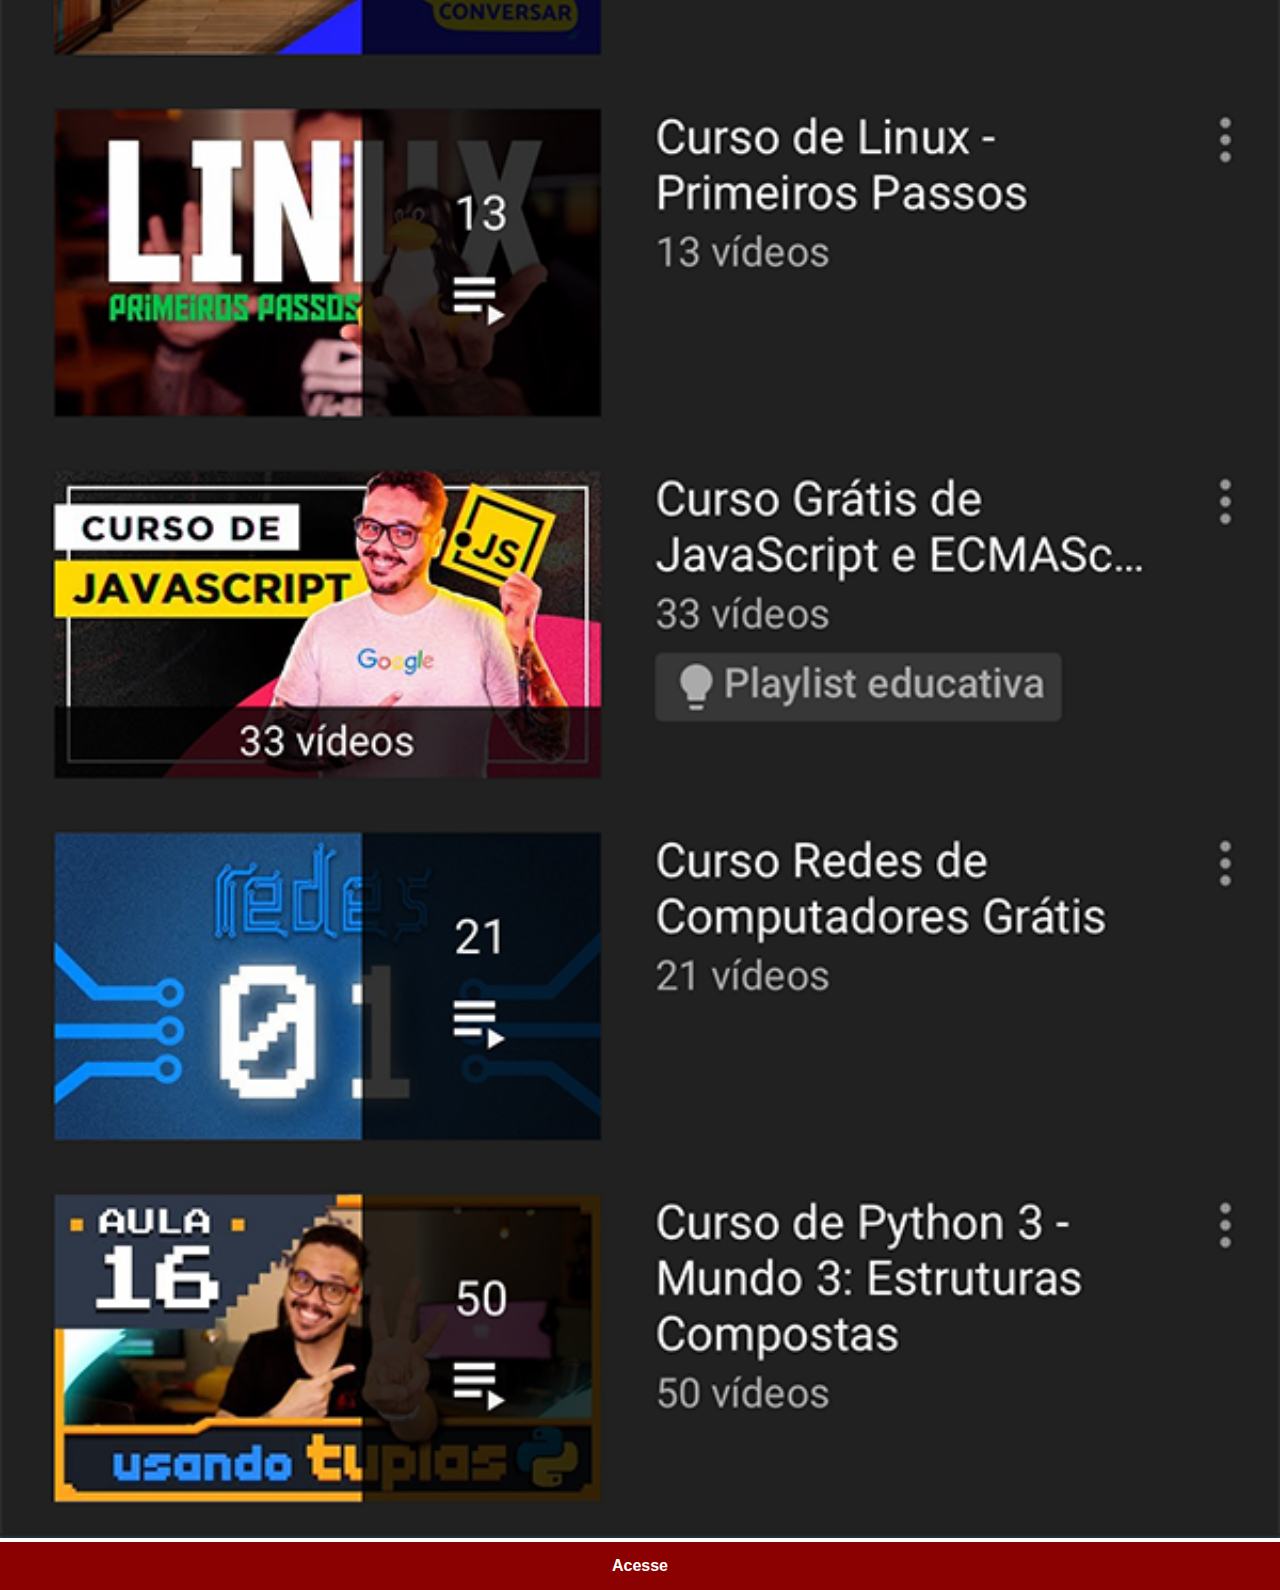
<file: youtube.html>
<!DOCTYPE html>
<html lang="pt-br">
<head>
    <meta charset="UTF-8">
    <meta name="viewport" content="width=device-width, initial-scale=1.0">
    <title>YouTube</title>
    <link rel="stylesheet" href="estilos/social.css">
</head>
<body>
    <img src="imagens/tela-youtube.png" alt="YouTube">
    <a href="https://www.youtube.com" target="_blank">Acesse</a>
</body>
</html>
</file>
<file: estilos/style.css>
@charset "UTF-8";

* {
    margin: 0px;
    padding: 0px;
    font-family: Arial, Helvetica, sans-serif;
}

html, body {
    height: 100vh;
    width: 100vw;
}

body {
    background: url('../imagens/fundo-madeira.jpg');
    background-repeat: no-reapeat;
    background-position: top center;
    background-size: cover;
    background-attachment: fixed;
}

main {
    position: relative;
    height: 100vh;
}

section#smartphone {
    position: absolute;
    top: 50%;
    left: 50%;
    transform: translate(-50%, -50%);

    height: 627px;
    width: 311px;
    background-color: blue;
    background: url('../imagens/frame-iphone.png');
    background-repeat: no-repeat;  
}

iframe#tela {
    position: relative;
    top: 80px;
    left: 22px;
    width: 267px;
    height: 470px;    
}

section#redes-sociais {
    padding-top:4em;
    text-align: center;
   
}

section#redes-sociais img {
    width: 50px;
    margin: 10px;
    border-radius: 50%;
    box-shadow: 2px 2px 5px rgba(0, 0, 0, 0.404);
    box-sizing: border-box;
}

section#redes-sociais img:hover {
    border: 2px solid rgba(255, 255, 255, 0.795);
    transform: translate(-3px, -3px);
    transition: transform 0.5s, border 0.5s;
}
</file>
<file: estilos/social.css>
@charset "UTF-8";

* {
    padding: 0px;
    margin: 0px;
    font-family: Arial, Helvetica, sans-serif;
}

::-webkit-scrollbar {
    width: 0px;
    height: 0px;
}

img {
    width: 100vw;
}

a {
    display: block;
    background-color: darkred;
    color: white;
    padding: 15px;
    text-align: center;
    font-weight: bolder;
    text-decoration: none;
}

a:hover {
    background-color: red;
}
</file>
